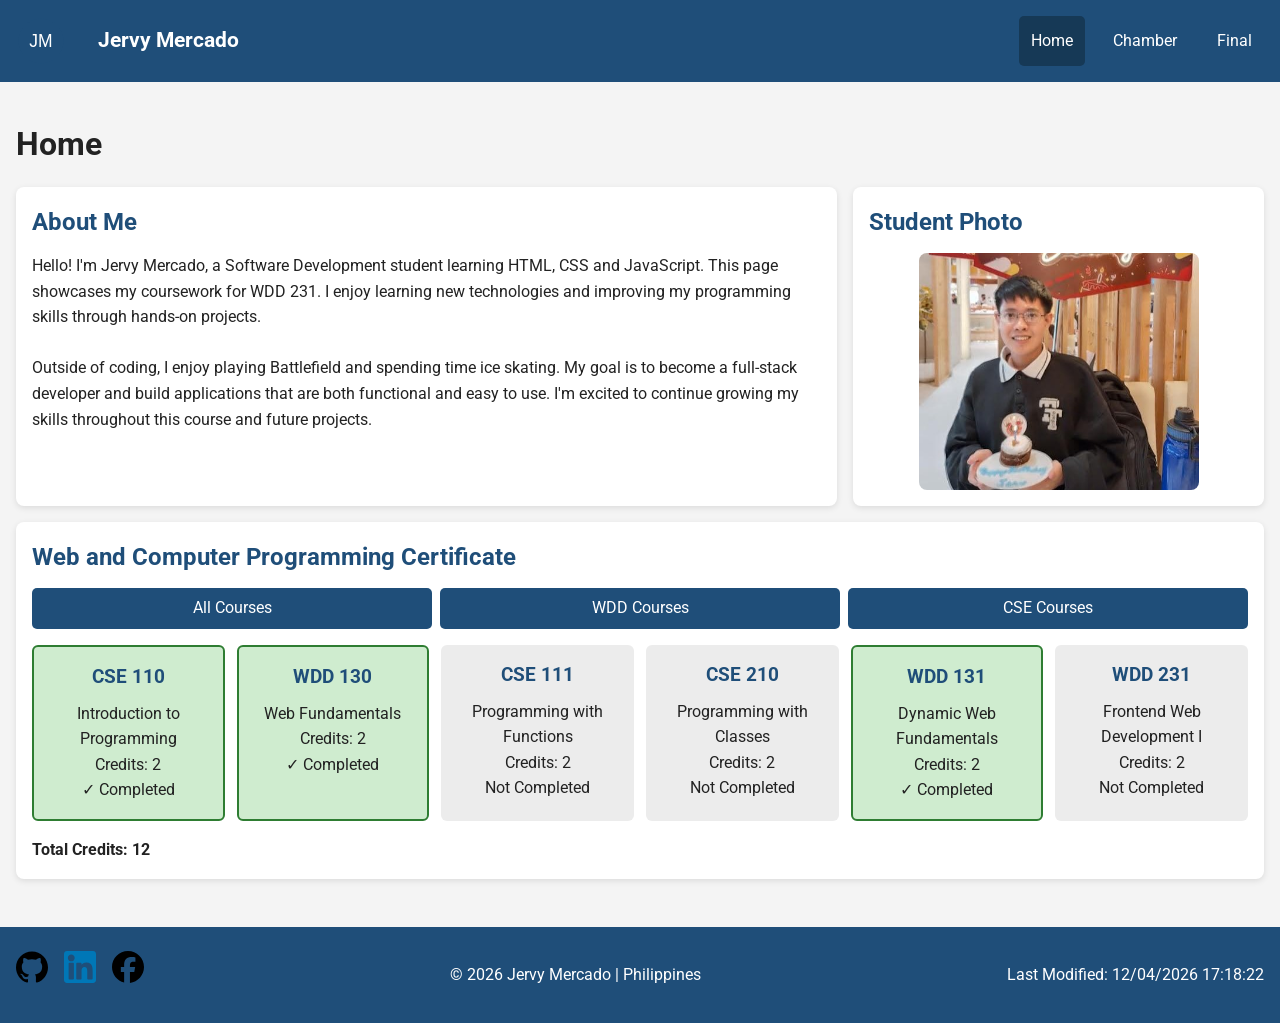
<file: index.html>
<!DOCTYPE html>
<html lang="en">
<head>
    <meta charset="UTF-8">
    <meta name="viewport" content="width=device-width, initial-scale=1.0">
    <meta name="description" content="WDD 231 Course Home Page for Jervy Mercado">
    <meta name="author" content="Jervy Mercado">

    <title>WDD 231 | Home</title>

    <link rel="icon" href="images/favicon.svg" type="image/svg+xml">

    <link rel="stylesheet" href="styles/normalize.css">
    <link rel="stylesheet" href="styles/small.css">
    <link rel="stylesheet" href="styles/larger.css">

    <link rel="preconnect" href="https://fonts.googleapis.com">
    <link rel="preconnect" href="https://fonts.gstatic.com" crossorigin>
    <link href="https://fonts.googleapis.com/css2?family=Roboto:wght@400;700&display=swap" rel="stylesheet">

    <script src="scripts/navigation.js" defer></script>
    <script src="scripts/dates.js" defer></script>
    <script src="scripts/courses.js" defer></script>
</head>

<body>

<header>
    <div class="logo-name">
        <img src="images/logo.svg" alt="Site Logo" class="logo">

        <span>Jervy Mercado</span>

        <button id="menu" aria-label="Open navigation menu" aria-expanded="false">
            &#9776;
        </button>
    </div>

    <nav id="nav">
        <ul>
            <li><a href="index.html" class="active">Home</a></li>
            <li><a href="chamber/">Chamber</a></li>
            <li><a href="final/">Final</a></li>
        </ul>
    </nav>
</header>

<main>

    <h1>Home</h1>

    <div class="main-grid">

        <section class="card">
            <h2>About Me</h2>

                <p>
                    Hello! I'm Jervy Mercado, a Software Development student learning HTML, CSS and JavaScript. This page showcases my coursework for WDD 231. I enjoy learning new technologies and improving my programming skills through hands-on projects.
                </p>
                <br>
                <p>
                    Outside of coding, I enjoy playing Battlefield and spending time ice skating. My goal is to become a full-stack developer and build applications that are both functional and easy to use. I'm excited to continue growing my skills throughout this course and future projects.
                </p>
        </section>

        <section class="card photo">
            <h2>Student Photo</h2>

            <img src="images/profile.jpg" alt="Photo of Jervy Mercado">
        </section>

        <section class="card courses">

            <h2>Web and Computer Programming Certificate</h2>

            <div class="buttons">
                <button id="all">All Courses</button>
                <button id="wdd">WDD Courses</button>
                <button id="cse">CSE Courses</button>
            </div>

            <div id="course-container"></div>

            <p class="credits">
                Total Credits:
                <span id="total-credits"></span>
            </p>

        </section>

    </div>

</main>

<footer>

    <div class="socials">

        <a href="https://github.com/jervymercado" target="_blank" rel="noopener noreferrer" aria-label="GitHub">
            <img src="images/github.svg" alt="GitHub">
        </a>

        <a href="https://www.linkedin.com/in/jervymercado" target="_blank" rel="noopener noreferrer" aria-label="LinkedIn">
            <img src="images/linkedin.svg" alt="LinkedIn">
        </a>

        <a href="https://www.facebook.com/jervy.mercado00" target="_blank" rel="noopener noreferrer" aria-label="Facebook">
            <img src="images/facebook.svg" alt="Facebook">
        </a>

    </div>

    <p>
        &copy; <span id="currentyear"></span>
        Jervy Mercado | Philippines
    </p>

    <p id="lastModified"></p>

</footer>

</body>
</html>
</file>
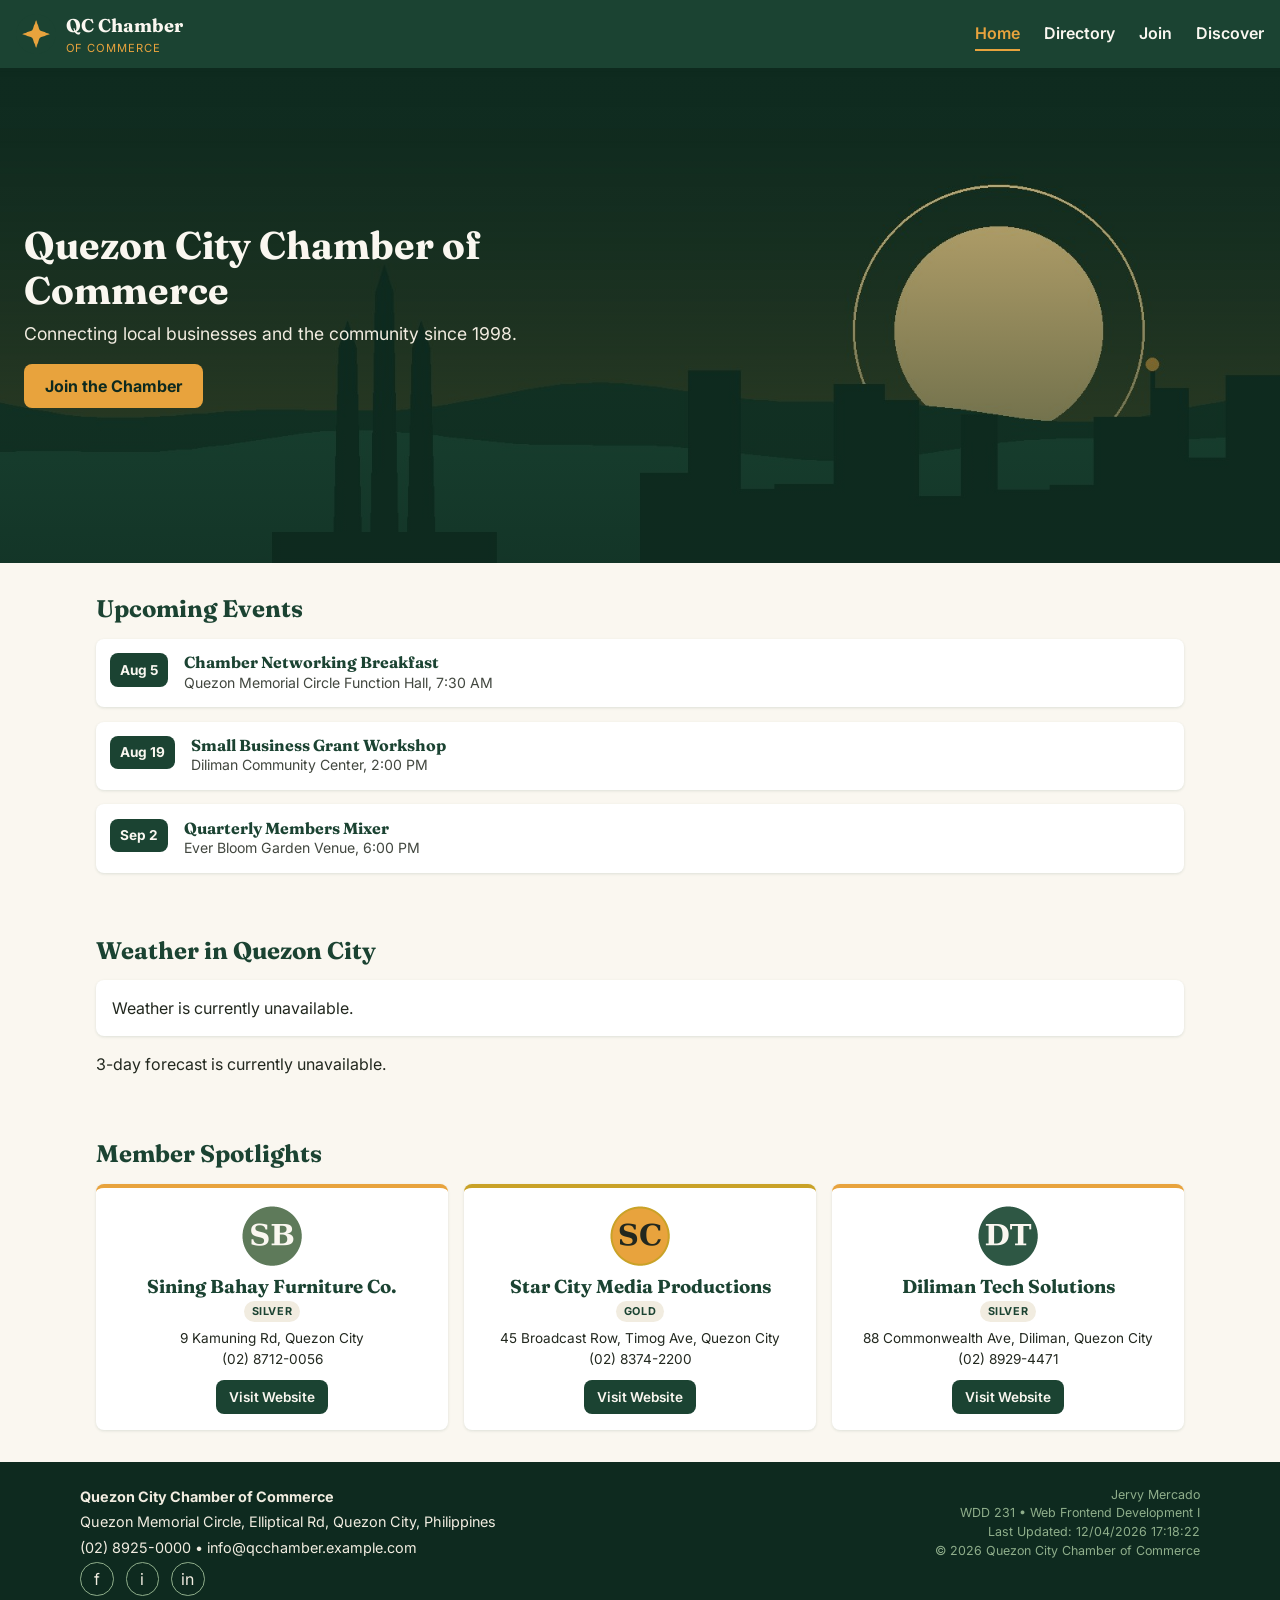
<file: chamber/index.html>
<!DOCTYPE html>
<html lang="en">
<head>
  <meta charset="UTF-8">
  <meta name="viewport" content="width=device-width, initial-scale=1.0">

  <title>Home | Quezon City Chamber of Commerce</title>
  <meta name="description" content="Welcome to the Quezon City Chamber of Commerce - local weather, upcoming events, and spotlighted member businesses.">
  <meta name="author" content="Jervy Mercado">

  <link rel="icon" type="image/png" href="images/favicon.png">

  <meta property="og:title" content="Quezon City Chamber of Commerce">
  <meta property="og:description" content="Local weather, upcoming events, and spotlighted member businesses in Quezon City.">
  <meta property="og:image" content="https://jervymercado.github.io/wdd231/chamber/images/og-chamber-directory.png">
  <meta property="og:url" content="https://jervymercado.github.io/wdd231/chamber/index.html">
  <meta property="og:type" content="website">

  <link rel="preconnect" href="https://fonts.googleapis.com">
  <link rel="preconnect" href="https://fonts.gstatic.com" crossorigin>
  <link href="https://fonts.googleapis.com/css2?family=Fraunces:wght@600;700&family=Inter:wght@400;600&display=swap" rel="stylesheet">

  <link rel="stylesheet" href="styles/normalize.css">
  <link rel="stylesheet" href="styles/small.css">
  <link rel="stylesheet" href="styles/larger.css">

  <script src="scripts/common.js" defer></script>
  <script src="scripts/home.js" defer></script>
</head>
<body>

  <header class="site-header">
    <div class="header-flex">
      <div class="brand">
        <img src="images/favicon.png" alt="Quezon City Chamber of Commerce logo" width="40" height="40">
        <p class="brand-text">
          QC Chamber
          <span>of Commerce</span>
        </p>
      </div>

      <button id="navToggle" class="nav-toggle" aria-expanded="false" aria-controls="primaryNav" aria-label="Toggle navigation menu">
        &#9776;
      </button>

      <nav class="primary-nav" id="primaryNav">
        <ul>
          <li><a href="index.html" aria-current="page">Home</a></li>
          <li><a href="directory.html">Directory</a></li>
          <li><a href="join.html">Join</a></li>
          <li><a href="discover.html">Discover</a></li>
        </ul>
      </nav>
    </div>
  </header>

  <main>
    <section class="hero">
      <img src="images/hero-quezon-city.jpg" alt="Illustrated skyline of Quezon City featuring the Quezon Memorial Circle" class="hero-image">
      <div class="hero-overlay">
        <h1>Quezon City Chamber of Commerce</h1>
        <p>Connecting local businesses and the community since 1998.</p>
        <a class="cta-button" href="join.html">Join the Chamber</a>
      </div>
    </section>

    <section class="events">
      <h2>Upcoming Events</h2>
      <ul class="events-list">
        <li>
          <span class="event-date">Aug 5</span>
          <div>
            <h3>Chamber Networking Breakfast</h3>
            <p>Quezon Memorial Circle Function Hall, 7:30 AM</p>
          </div>
        </li>
        <li>
          <span class="event-date">Aug 19</span>
          <div>
            <h3>Small Business Grant Workshop</h3>
            <p>Diliman Community Center, 2:00 PM</p>
          </div>
        </li>
        <li>
          <span class="event-date">Sep 2</span>
          <div>
            <h3>Quarterly Members Mixer</h3>
            <p>Ever Bloom Garden Venue, 6:00 PM</p>
          </div>
        </li>
      </ul>
    </section>

    <section class="weather">
      <h2>Weather in Quezon City</h2>
      <div class="weather-current" id="currentWeather">
        <p>Loading current weather&hellip;</p>
      </div>
      <div class="weather-forecast" id="weatherForecast" aria-live="polite">
      </div>
    </section>

    <section class="spotlights">
      <h2>Member Spotlights</h2>
      <div class="spotlight-grid" id="spotlightGrid">
        <p>Loading member spotlights&hellip;</p>
      </div>
    </section>
  </main>

  <footer class="site-footer">
    <div class="footer-flex">
      <div class="footer-contact">
        <p><strong>Quezon City Chamber of Commerce</strong></p>
        <p>Quezon Memorial Circle, Elliptical Rd, Quezon City, Philippines</p>
        <p>(02) 8925-0000 &bull; info@qcchamber.example.com</p>
        <div class="footer-social">
          <a href="https://facebook.com" target="_blank" rel="noopener" aria-label="Facebook">f</a>
          <a href="https://instagram.com" target="_blank" rel="noopener" aria-label="Instagram">i</a>
          <a href="https://linkedin.com" target="_blank" rel="noopener" aria-label="LinkedIn">in</a>
        </div>
      </div>

      <div class="footer-meta">
        <p>Jervy Mercado</p>
        <p>WDD 231 &bull; Web Frontend Development I</p>
        <p id="lastModified"></p>
        <p>&copy; <span id="currentYear"></span> Quezon City Chamber of Commerce</p>
      </div>
    </div>
  </footer>

</body>
</html>
</file>
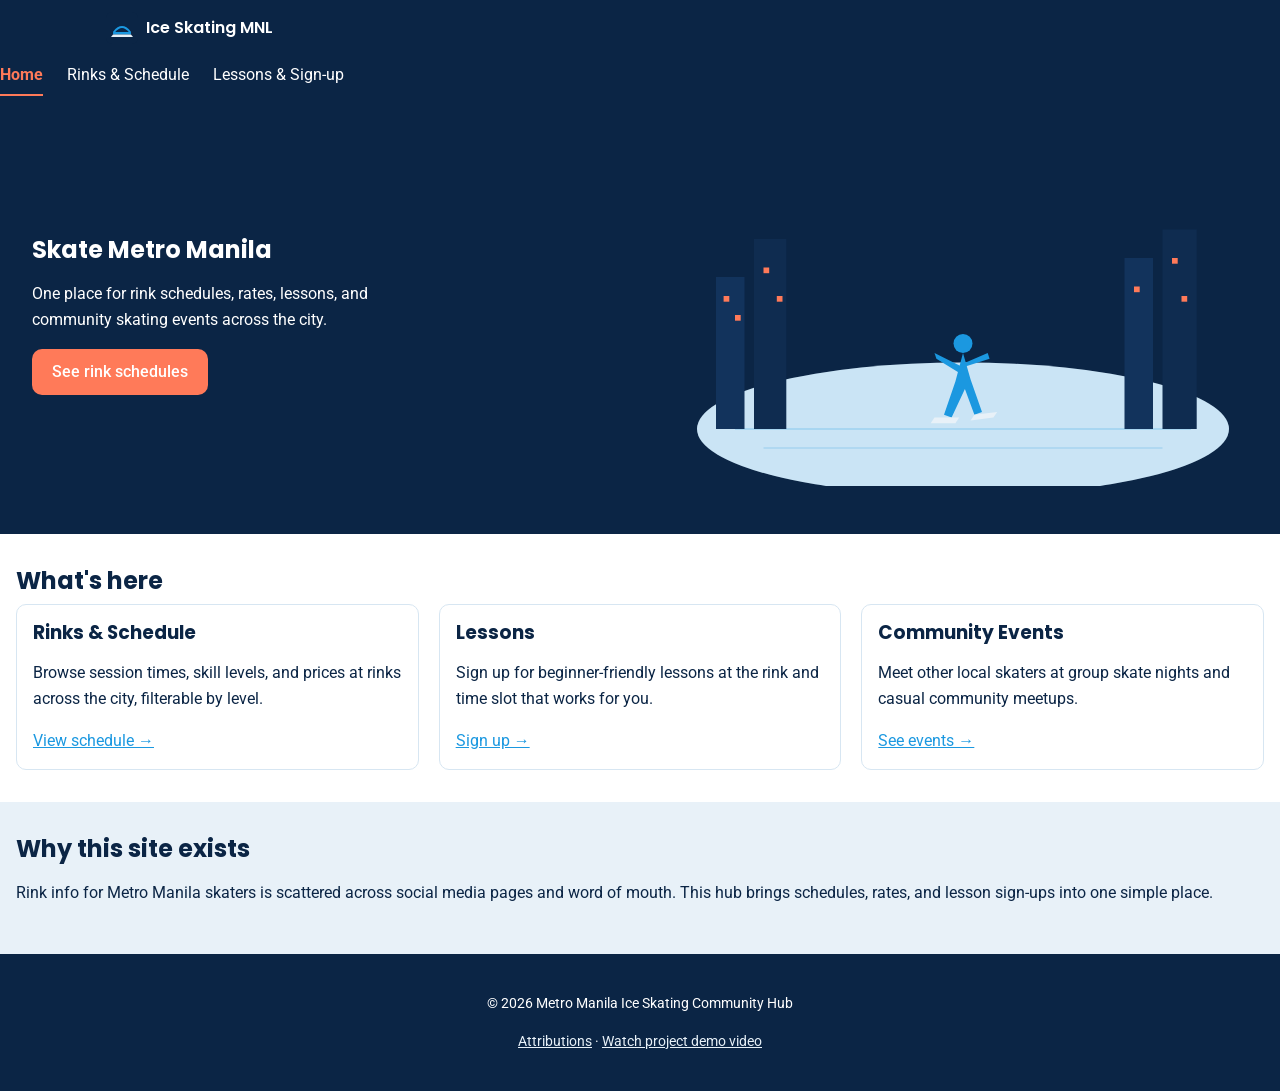
<file: final/index.html>
<!DOCTYPE html>
<html lang="en">
<head>
  <meta charset="UTF-8">
  <meta name="viewport" content="width=device-width, initial-scale=1.0">
  <title>Metro Manila Ice Skating Community Hub — Home</title>
  <meta name="description" content="Find ice rink schedules, rates, lessons, and community skating events across Metro Manila in one place.">
  <meta name="author" content="Jervy Mercado">
  <meta property="og:title" content="Metro Manila Ice Skating Community Hub">
  <meta property="og:description" content="Rink schedules, rates, lessons, and community events for Metro Manila skaters.">
  <meta property="og:type" content="website">
  <meta property="og:image" content="images/hero-rink.svg">
  <link rel="icon" href="images/favicon.svg" type="image/svg+xml">
  <link href="https://fonts.googleapis.com/css2?family=Poppins:wght@600;700&family=Roboto:wght@400;500&display=swap" rel="stylesheet">
  <link rel="stylesheet" href="css/styles.css">
</head>
<body>

  <header class="site-header">
    <div class="container nav-bar">
      <a href="index.html" class="brand">
        <img src="images/favicon.svg" alt="" width="32" height="32">
        Ice Skating MNL
      </a>
      <button id="nav-toggle" aria-expanded="false" aria-controls="primary-nav">☰ Menu</button>
    </div>
    <nav class="main-nav" id="primary-nav">
      <ul>
        <li><a href="index.html">Home</a></li>
        <li><a href="rinks.html">Rinks &amp; Schedule</a></li>
        <li><a href="lessons.html">Lessons &amp; Sign-up</a></li>
      </ul>
    </nav>
  </header>

  <main>
    <section class="hero">
      <div>
        <h1>Skate Metro Manila</h1>
        <p class="lede">One place for rink schedules, rates, lessons, and community skating events across the city.</p>
        <a href="rinks.html" class="btn">See rink schedules</a>
      </div>
      <img src="images/hero-rink.svg" alt="Illustration of a skater gliding across a rink at night" width="600" height="360">
    </section>

    <section>
      <h2>What's here</h2>
      <div class="card-grid cols-3">
        <div class="card">
          <h3>Rinks &amp; Schedule</h3>
          <p>Browse session times, skill levels, and prices at rinks across the city, filterable by level.</p>
          <a href="rinks.html">View schedule →</a>
        </div>
        <div class="card">
          <h3>Lessons</h3>
          <p>Sign up for beginner-friendly lessons at the rink and time slot that works for you.</p>
          <a href="lessons.html">Sign up →</a>
        </div>
        <div class="card">
          <h3>Community Events</h3>
          <p>Meet other local skaters at group skate nights and casual community meetups.</p>
          <a href="lessons.html">See events →</a>
        </div>
      </div>
    </section>

    <section class="section-alt">
      <h2>Why this site exists</h2>
      <p>Rink info for Metro Manila skaters is scattered across social media pages and word of mouth. This hub brings schedules, rates, and lesson sign-ups into one simple place.</p>
    </section>
  </main>

  <footer class="site-footer">
    <p>&copy; 2026 Metro Manila Ice Skating Community Hub</p>
    <p><a href="attributions.html">Attributions</a> &middot; <a href="#" target="_blank" rel="noopener">Watch project demo video</a></p>
  </footer>

  <script type="module" src="js/main.js"></script>
</body>
</html>
</file>
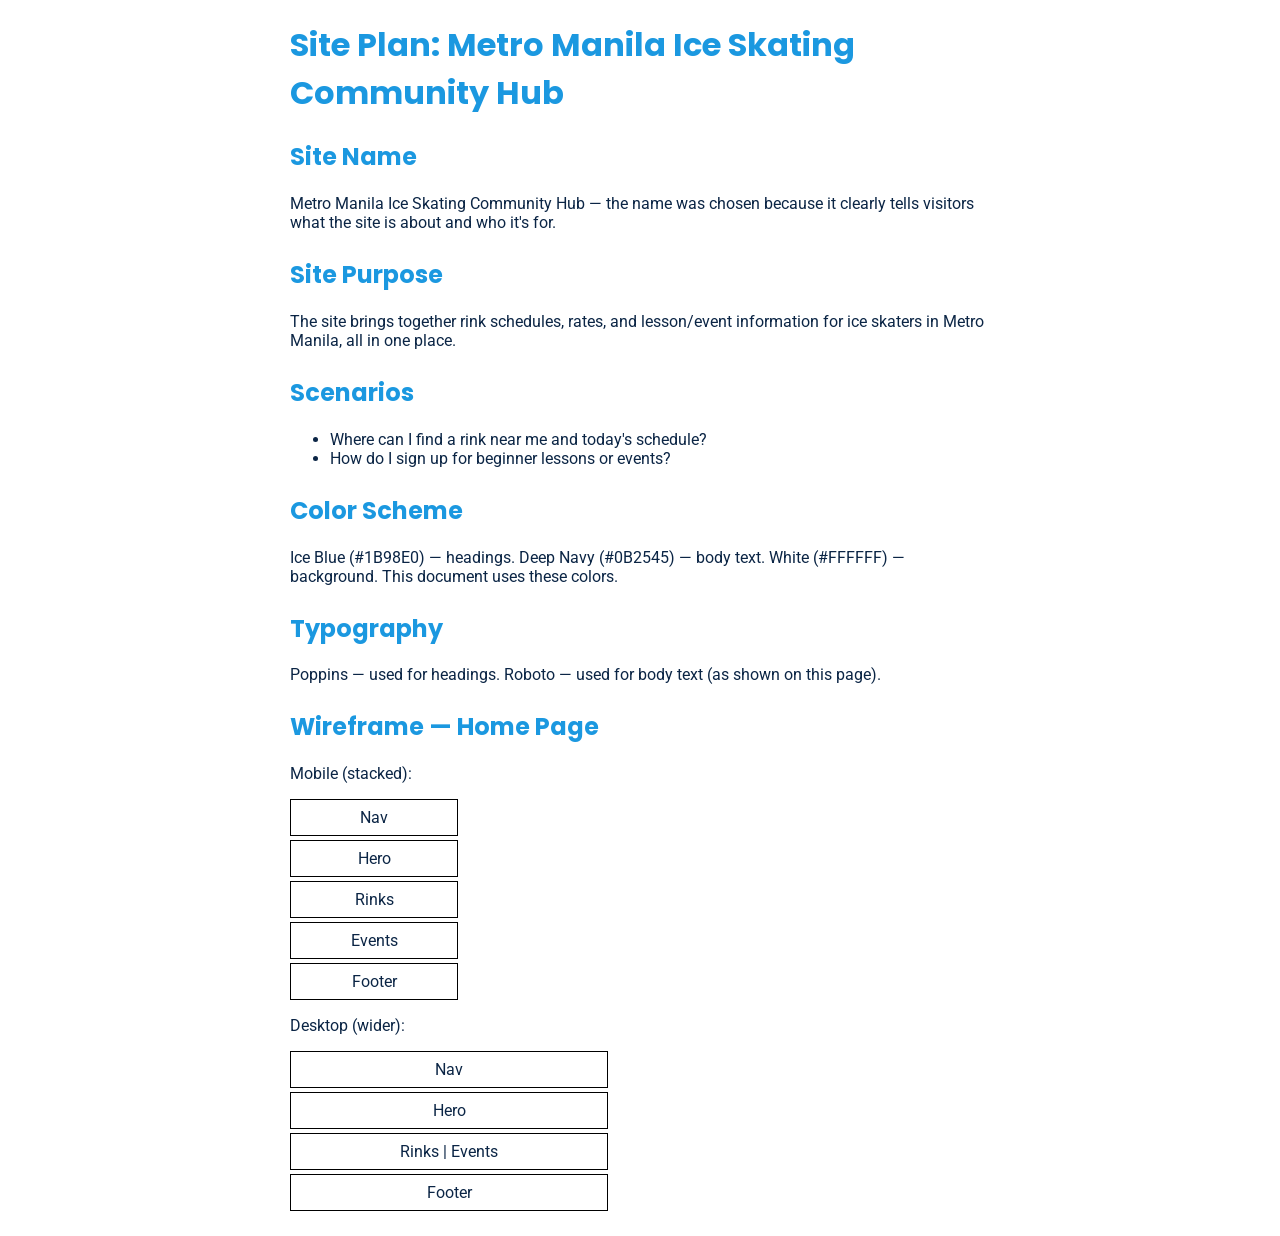
<file: site-plan.html>
<!DOCTYPE html>
<html lang="en">

<head>
  <meta charset="UTF-8">
  <meta name="viewport" content="width=device-width, initial-scale=1.0">
  <title>Site Plan — Metro Manila Ice Skating Community Hub</title>
  <link href="https://fonts.googleapis.com/css2?family=Poppins&family=Roboto&display=swap" rel="stylesheet">
  <style>
    body {
      font-family: 'Roboto', sans-serif;
      background-color: #ffffff;
      color: #0B2545;
      max-width: 700px;
      margin: 20px auto;
      padding: 0 15px;
    }

    h1,
    h2 {
      font-family: 'Poppins', sans-serif;
      color: #1B98E0;
    }

    section {
      margin-bottom: 25px;
    }

    .box {
      border: 1px solid #000;
      padding: 8px;
      margin: 4px 0;
      text-align: center;
      background: #fff;
    }

    .mobile {
      width: 150px;
    }

    .desktop {
      width: 300px;
    }
  </style>
</head>

<body>

  <h1>Site Plan: Metro Manila Ice Skating Community Hub</h1>

  <section>
    <h2>Site Name</h2>
    <p>Metro Manila Ice Skating Community Hub — the name was chosen because it clearly tells visitors what the site is
      about and who it's for.</p>
  </section>

  <section>
    <h2>Site Purpose</h2>
    <p>The site brings together rink schedules, rates, and lesson/event information for ice skaters in Metro Manila, all
      in one place.</p>
  </section>

  <section>
    <h2>Scenarios</h2>
    <ul>
      <li>Where can I find a rink near me and today's schedule?</li>
      <li>How do I sign up for beginner lessons or events?</li>
    </ul>
  </section>

  <section>
    <h2>Color Scheme</h2>
    <p>Ice Blue (#1B98E0) — headings. Deep Navy (#0B2545) — body text. White (#FFFFFF) — background. This document uses
      these colors.</p>
  </section>

  <section>
    <h2>Typography</h2>
    <p>Poppins — used for headings. Roboto — used for body text (as shown on this page).</p>
  </section>

  <section>
    <h2>Wireframe — Home Page</h2>
    <p>Mobile (stacked):</p>
    <div class="box mobile">Nav</div>
    <div class="box mobile">Hero</div>
    <div class="box mobile">Rinks</div>
    <div class="box mobile">Events</div>
    <div class="box mobile">Footer</div>

    <p>Desktop (wider):</p>
    <div class="box desktop">Nav</div>
    <div class="box desktop">Hero</div>
    <div class="box desktop">Rinks | Events</div>
    <div class="box desktop">Footer</div>
  </section>

</body>

</html>
</file>
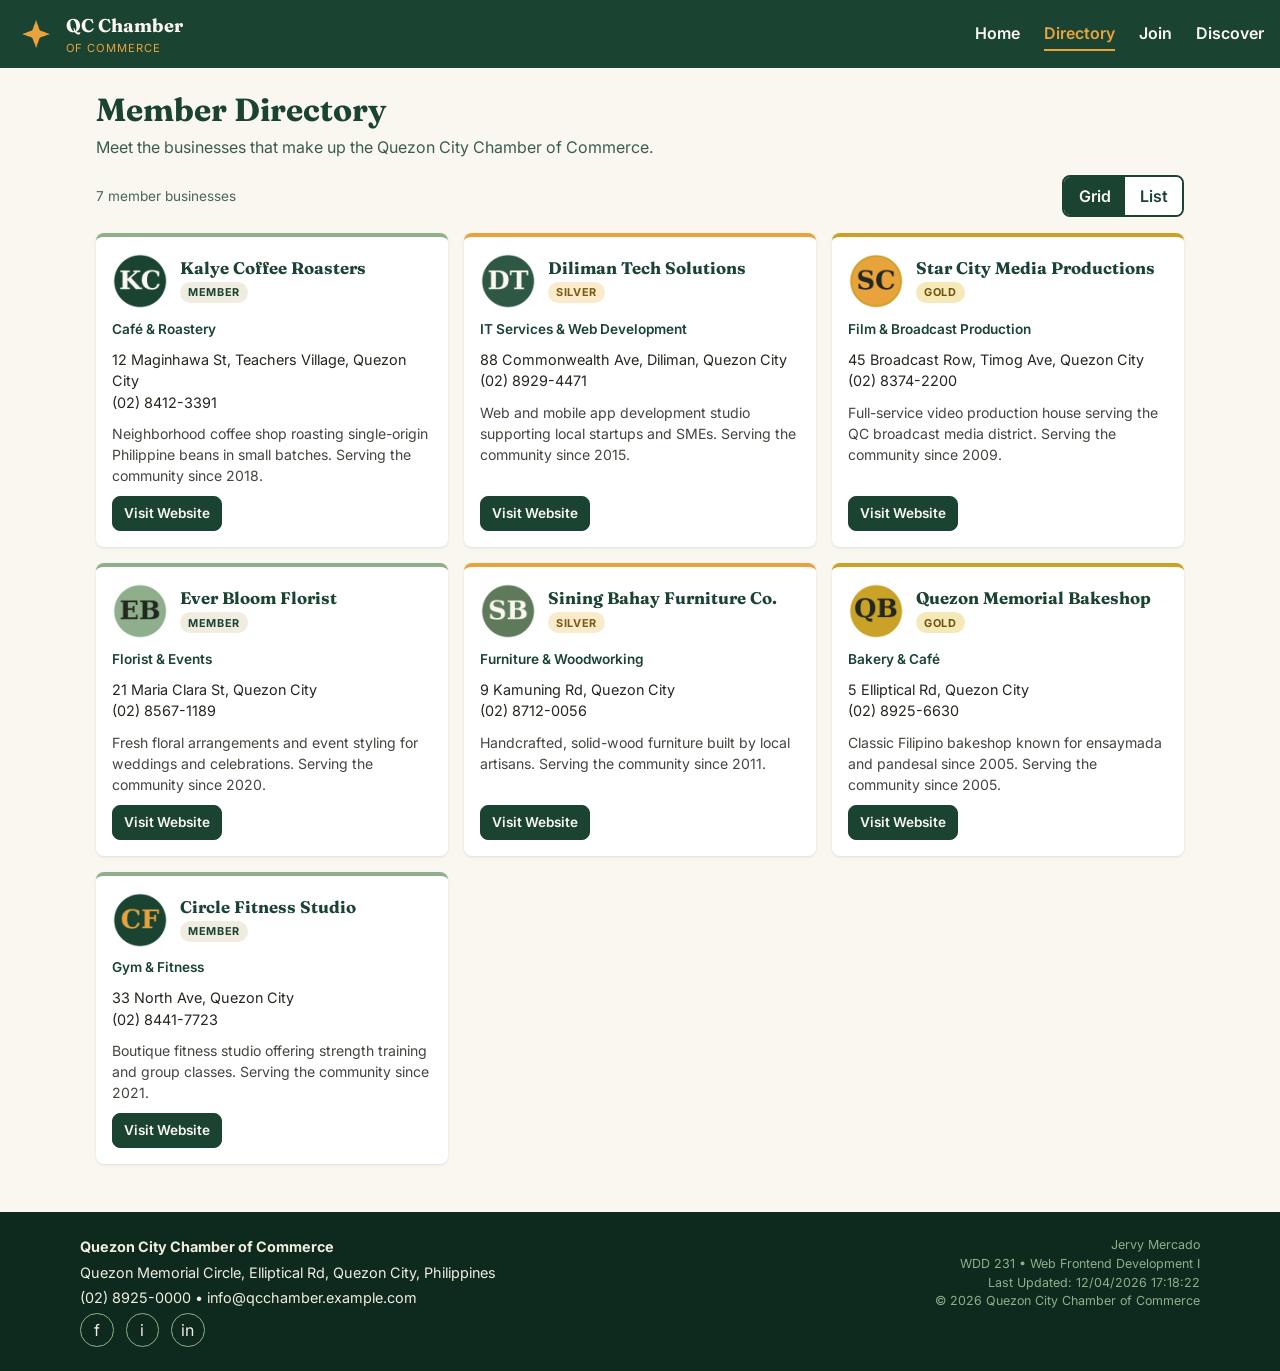
<file: chamber/directory.html>
<!DOCTYPE html>
<html lang="en">
<head>
  <meta charset="UTF-8" />
  <meta name="viewport" content="width=device-width, initial-scale=1.0" />

  <title>Directory | Quezon City Chamber of Commerce</title>
  <meta name="description" content="Browse member businesses of the Quezon City Chamber of Commerce, from neighborhood cafes to the city's media and broadcast production houses." />
  <meta name="author" content="Jervy Mercado" />

  <!-- Favicon -->
  <link rel="icon" type="image/png" href="images/favicon.png" />

  <!-- Facebook / Open Graph meta -->
  <meta property="og:title" content="Quezon City Chamber of Commerce - Directory" />
  <meta property="og:description" content="Browse member businesses of the Quezon City Chamber of Commerce." />
  <meta property="og:image" content="https://jervymercado.github.io/wdd231/chamber/images/og-chamber-directory.png" />
  <meta property="og:url" content="https://jervymercado.github.io/wdd231/chamber/directory.html" />
  <meta property="og:type" content="website" />

  <!-- Fonts -->
  <link rel="preconnect" href="https://fonts.googleapis.com">
  <link rel="preconnect" href="https://fonts.gstatic.com" crossorigin>
  <link href="https://fonts.googleapis.com/css2?family=Fraunces:wght@600;700&family=Inter:wght@400;600&display=swap" rel="stylesheet">

  <!-- CSS: normalize first, then small, then larger -->
  <link rel="stylesheet" href="styles/normalize.css" />
  <link rel="stylesheet" href="styles/small.css" />
  <link rel="stylesheet" href="styles/larger.css" />

  <script src="scripts/common.js" defer></script>
  <script src="scripts/directory.js" defer></script>
</head>
<body>

  <header class="site-header">
    <div class="header-flex">
      <div class="brand">
        <img src="images/favicon.png" alt="Quezon City Chamber of Commerce logo" width="40" height="40" />
        <p class="brand-text">
          QC Chamber
          <span>of Commerce</span>
        </p>
      </div>

      <button id="navToggle" class="nav-toggle" aria-expanded="false" aria-controls="primaryNav" aria-label="Toggle navigation menu">
        &#9776;
      </button>

      <nav class="primary-nav" id="primaryNav">
        <ul>
          <li><a href="index.html">Home</a></li>
          <li><a href="directory.html" aria-current="page">Directory</a></li>
          <li><a href="join.html">Join</a></li>
          <li><a href="discover.html">Discover</a></li>
        </ul>
      </nav>
    </div>
  </header>

  <main>
    <section class="page-intro">
      <h1>Member Directory</h1>
      <p>Meet the businesses that make up the Quezon City Chamber of Commerce.</p>
    </section>

    <div class="directory-controls">
      <p class="member-count" id="memberCount" aria-live="polite">Loading members&hellip;</p>
      <div class="view-toggle" role="group" aria-label="Choose directory layout">
        <button id="gridViewBtn" aria-pressed="true">Grid</button>
        <button id="listViewBtn" aria-pressed="false">List</button>
      </div>
    </div>

    <section class="directory-list" id="directoryList" aria-live="polite">
      <p>Loading member businesses&hellip;</p>
    </section>
  </main>

  <footer class="site-footer">
    <div class="footer-flex">
      <div class="footer-contact">
        <p><strong>Quezon City Chamber of Commerce</strong></p>
        <p>Quezon Memorial Circle, Elliptical Rd, Quezon City, Philippines</p>
        <p>(02) 8925-0000 &bull; info@qcchamber.example.com</p>
          <div class="footer-social">
          <a href="https://facebook.com" target="_blank" rel="noopener" aria-label="Facebook">f</a>
          <a href="https://instagram.com" target="_blank" rel="noopener" aria-label="Instagram">i</a>
          <a href="https://linkedin.com" target="_blank" rel="noopener" aria-label="LinkedIn">in</a>
        </div>
      </div>

      <div class="footer-meta">
        <p>Jervy Mercado</p>
        <p>WDD 231 &bull; Web Frontend Development I</p>
        <p id="lastModified"></p>
        <p>&copy; <span id="currentYear"></span> Quezon City Chamber of Commerce</p>
      </div>
    </div>
  </footer>

</body>
</html>
</file>
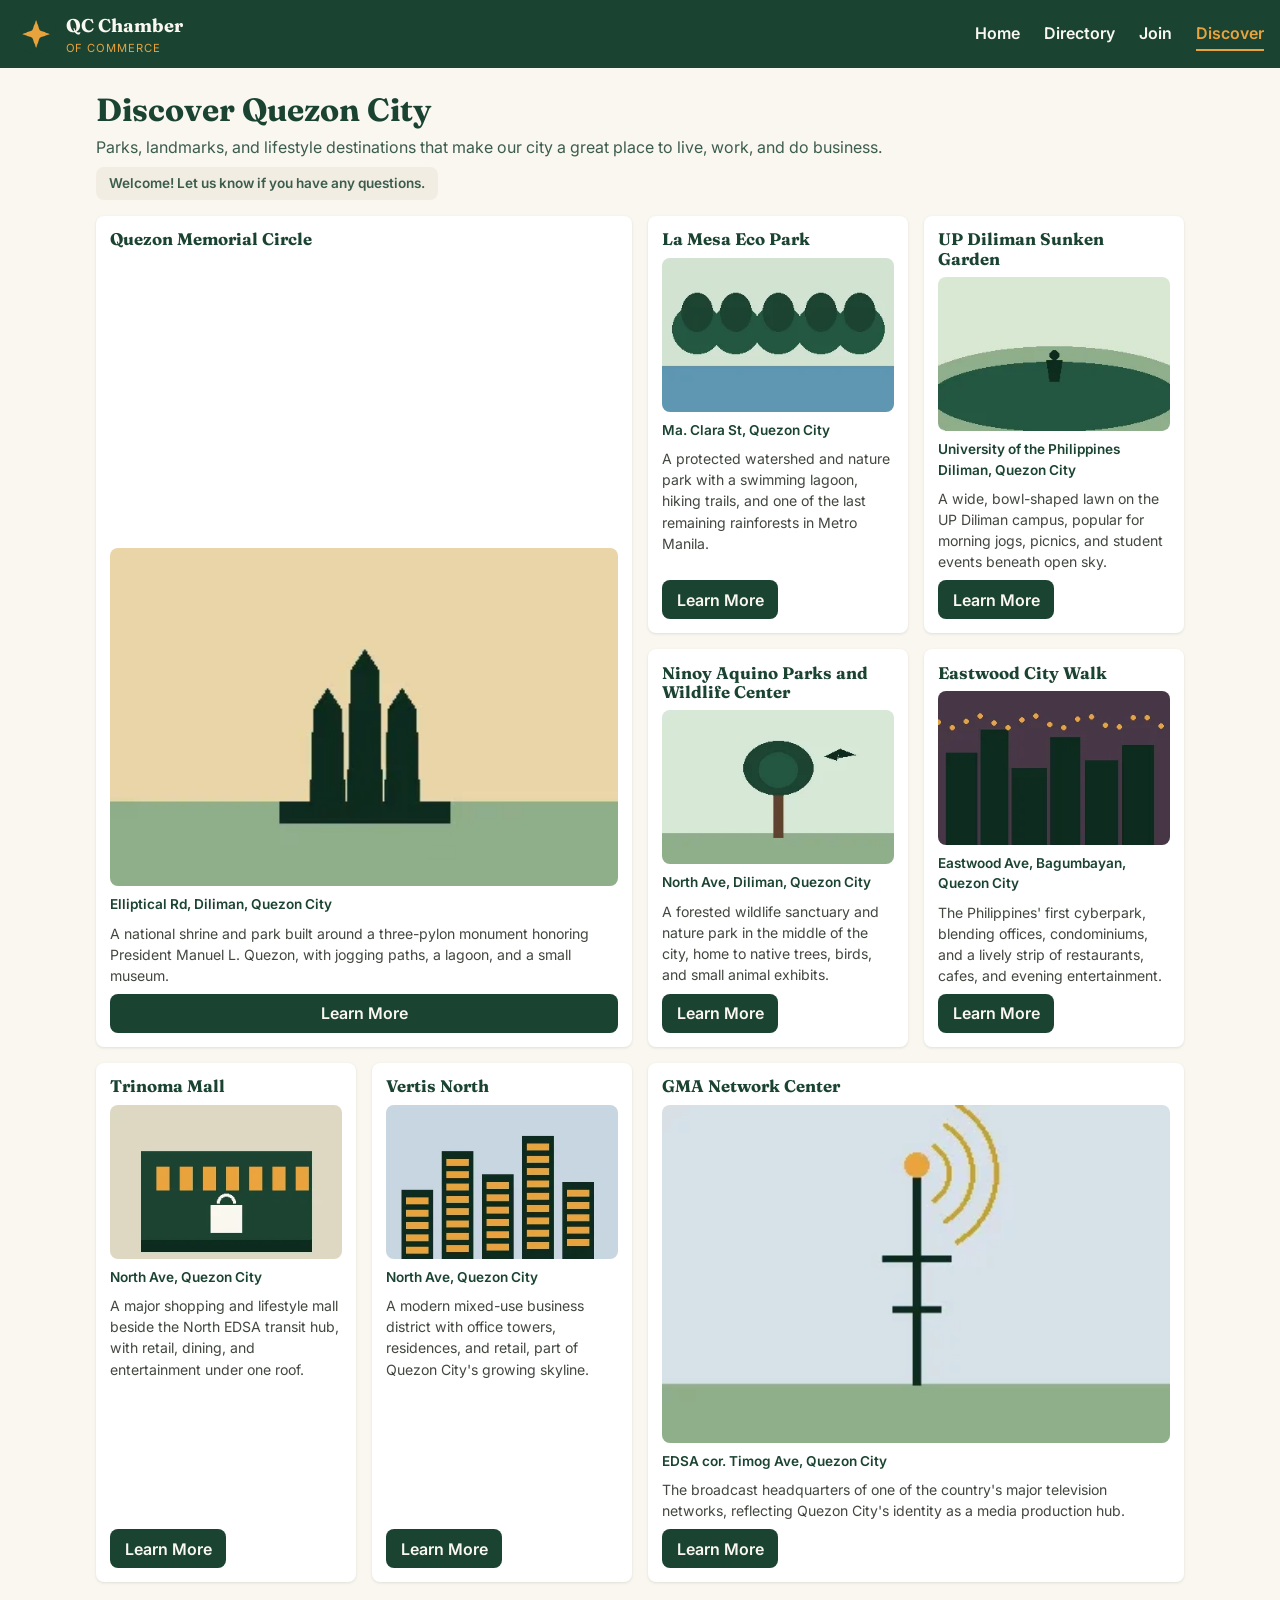
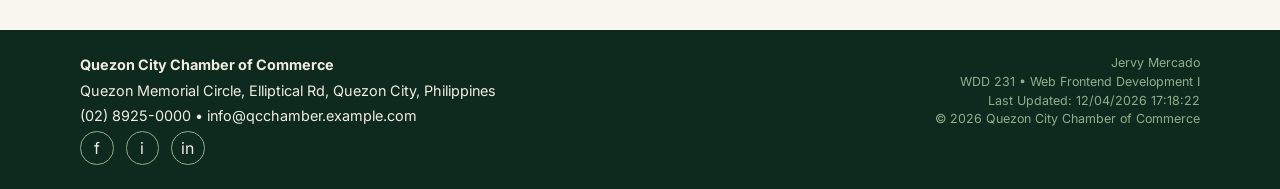
<file: chamber/discover.html>
<!DOCTYPE html>
<html lang="en">

<head>
  <meta charset="UTF-8">
  <meta name="viewport" content="width=device-width, initial-scale=1.0">

  <title>Discover | Quezon City Chamber of Commerce</title>
  <meta name="description"
    content="Discover Quezon City - parks, landmarks, and lifestyle destinations that make the area a great place to live, work, and do business.">
  <meta name="author" content="Jervy Mercado">

  <link rel="icon" type="image/png" href="images/favicon.png">

  <meta property="og:title" content="Discover Quezon City">
  <meta property="og:description"
    content="Parks, landmarks, and lifestyle destinations that make Quezon City a great place to live, work, and do business.">
  <meta property="og:image" content="https://jervymercado.github.io/wdd231/chamber/images/og-chamber-directory.png">
  <meta property="og:url" content="https://jervymercado.github.io/wdd231/chamber/discover.html">
  <meta property="og:type" content="website">

  <link rel="preconnect" href="https://fonts.googleapis.com">
  <link rel="preconnect" href="https://fonts.gstatic.com" crossorigin>
  <link href="https://fonts.googleapis.com/css2?family=Fraunces:wght@600;700&family=Inter:wght@400;600&display=swap"
    rel="stylesheet">

  <link rel="stylesheet" href="styles/normalize.css">
  <link rel="stylesheet" href="styles/small.css">
  <link rel="stylesheet" href="styles/larger.css">

  <script src="scripts/common.js" defer></script>
  <script src="scripts/discover.js" type="module"></script>
</head>

<body>

  <header class="site-header">
    <div class="header-flex">
      <div class="brand">
        <img src="images/favicon.png" alt="Quezon City Chamber of Commerce logo" width="40" height="40">
        <p class="brand-text">
          QC Chamber
          <span>of Commerce</span>
        </p>
      </div>

      <button id="navToggle" class="nav-toggle" aria-expanded="false" aria-controls="primaryNav"
        aria-label="Toggle navigation menu">
        &#9776;
      </button>

      <nav class="primary-nav" id="primaryNav">
        <ul>
          <li><a href="index.html">Home</a></li>
          <li><a href="directory.html">Directory</a></li>
          <li><a href="join.html">Join</a></li>
          <li><a href="discover.html" aria-current="page">Discover</a></li>
        </ul>
      </nav>
    </div>
  </header>

  <main>
    <section class="page-intro">
      <h1>Discover Quezon City</h1>
      <p>Parks, landmarks, and lifestyle destinations that make our city a great place to live, work, and do business.
      </p>
      <p class="visit-message" id="visitMessage" aria-live="polite"></p>
    </section>

    <section class="discover-grid" id="discoverGrid">
      <p>Loading places of interest&hellip;</p>
    </section>
  </main>

  <footer class="site-footer">
    <div class="footer-flex">
      <div class="footer-contact">
        <p><strong>Quezon City Chamber of Commerce</strong></p>
        <p>Quezon Memorial Circle, Elliptical Rd, Quezon City, Philippines</p>
        <p>(02) 8925-0000 &bull; info@qcchamber.example.com</p>
        <div class="footer-social">
          <a href="https://facebook.com" target="_blank" rel="noopener" aria-label="Facebook">f</a>
          <a href="https://instagram.com" target="_blank" rel="noopener" aria-label="Instagram">i</a>
          <a href="https://linkedin.com" target="_blank" rel="noopener" aria-label="LinkedIn">in</a>
        </div>
      </div>

      <div class="footer-meta">
        <p>Jervy Mercado</p>
        <p>WDD 231 &bull; Web Frontend Development I</p>
        <p id="lastModified"></p>
        <p>&copy; <span id="currentYear"></span> Quezon City Chamber of Commerce</p>
      </div>
    </div>
  </footer>

</body>

</html>
</file>
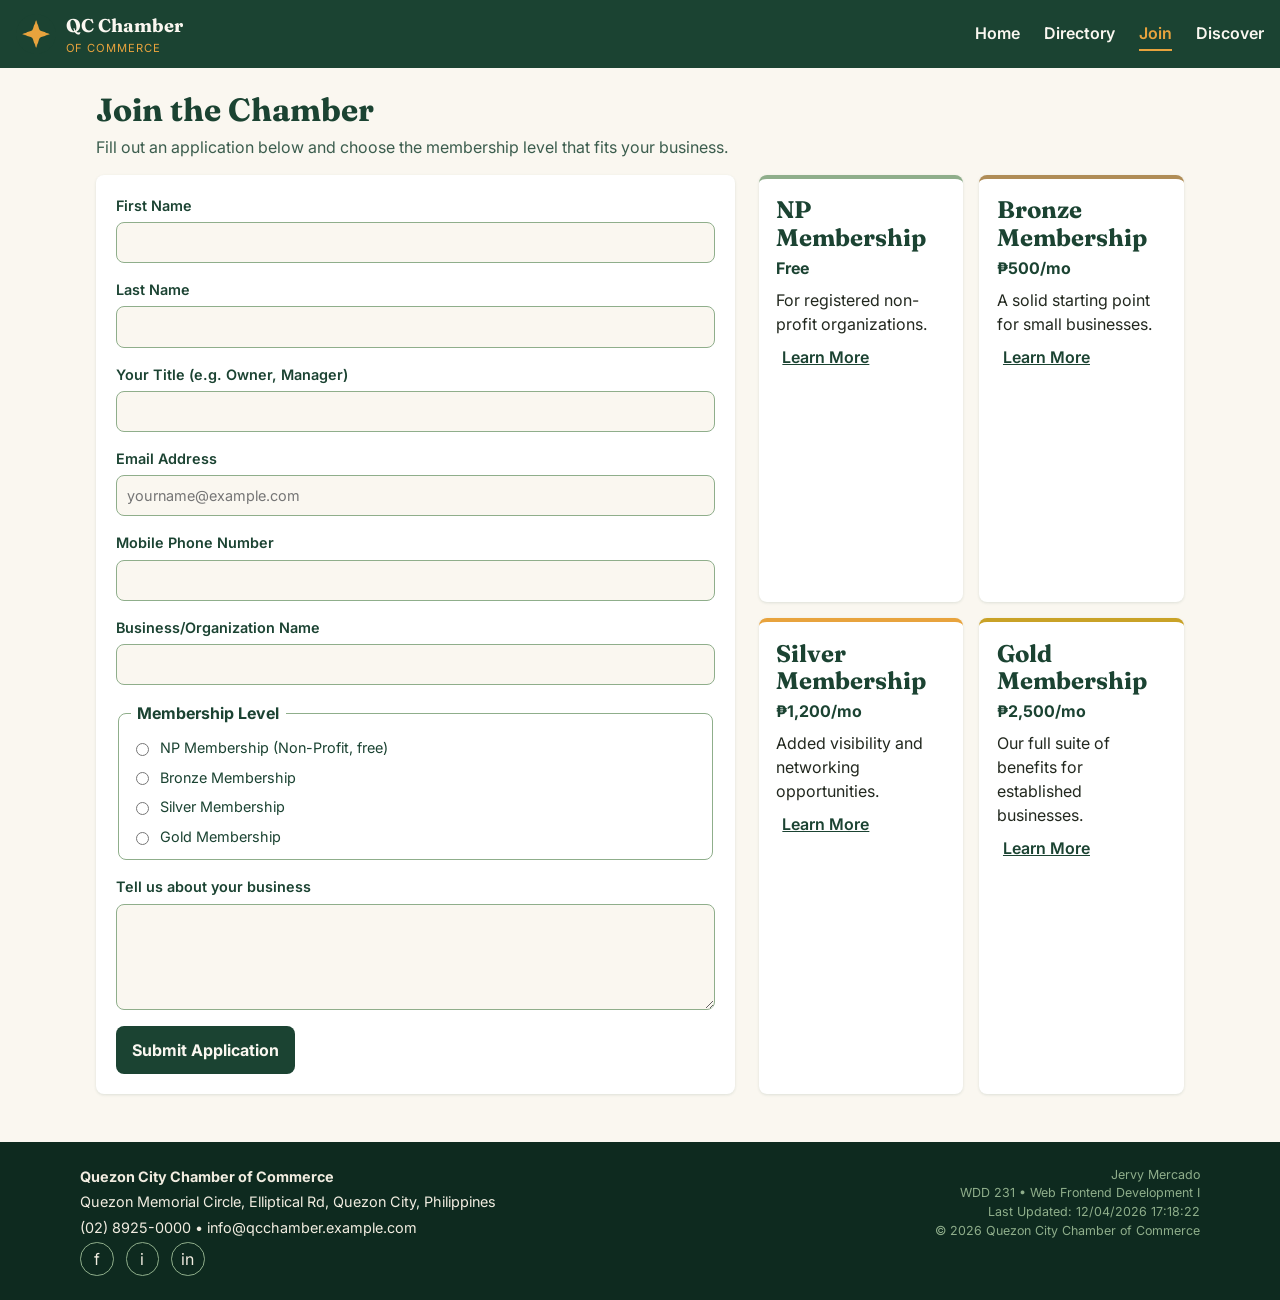
<file: chamber/join.html>
<!DOCTYPE html>
<html lang="en">
<head>
  <meta charset="UTF-8">
  <meta name="viewport" content="width=device-width, initial-scale=1.0">

  <title>Join | Quezon City Chamber of Commerce</title>
  <meta name="description" content="Apply for membership with the Quezon City Chamber of Commerce and choose the level that fits your business.">
  <meta name="author" content="Jervy Mercado">

  <link rel="icon" type="image/png" href="images/favicon.png">

  <meta property="og:title" content="Join the Quezon City Chamber of Commerce">
  <meta property="og:description" content="Apply for membership and choose the level that fits your business.">
  <meta property="og:image" content="https://jervymercado.github.io/wdd231/chamber/images/og-chamber-directory.png">
  <meta property="og:url" content="https://jervymercado.github.io/wdd231/chamber/join.html">
  <meta property="og:type" content="website">

  <link rel="preconnect" href="https://fonts.googleapis.com">
  <link rel="preconnect" href="https://fonts.gstatic.com" crossorigin>
  <link href="https://fonts.googleapis.com/css2?family=Fraunces:wght@600;700&family=Inter:wght@400;600&display=swap" rel="stylesheet">

  <link rel="stylesheet" href="styles/normalize.css">
  <link rel="stylesheet" href="styles/small.css">
  <link rel="stylesheet" href="styles/larger.css">

  <script src="scripts/common.js" defer></script>
  <script src="scripts/join.js" defer></script>
</head>
<body>

  <header class="site-header">
    <div class="header-flex">
      <div class="brand">
        <img src="images/favicon.png" alt="Quezon City Chamber of Commerce logo" width="40" height="40">
        <p class="brand-text">
          QC Chamber
          <span>of Commerce</span>
        </p>
      </div>

      <button id="navToggle" class="nav-toggle" aria-expanded="false" aria-controls="primaryNav" aria-label="Toggle navigation menu">
        &#9776;
      </button>

      <nav class="primary-nav" id="primaryNav">
        <ul>
          <li><a href="index.html">Home</a></li>
          <li><a href="directory.html">Directory</a></li>
          <li><a href="join.html" aria-current="page">Join</a></li>
          <li><a href="discover.html">Discover</a></li>
        </ul>
      </nav>
    </div>
  </header>

  <main>
    <section class="page-intro">
      <h1>Join the Chamber</h1>
      <p>Fill out an application below and choose the membership level that fits your business.</p>
    </section>

    <section class="join-layout">
      <form action="thankyou.html" method="get" class="join-form">

        <label for="firstName">
          First Name
          <input type="text" id="firstName" name="first-name" title="Your first name" autocomplete="given-name" required>
        </label>

        <label for="lastName">
          Last Name
          <input type="text" id="lastName" name="last-name" title="Your last name" autocomplete="family-name" required>
        </label>

        <label for="orgTitle">
          Your Title (e.g. Owner, Manager)
          <input type="text" id="orgTitle" name="organization-title" title="Your title within your organization, letters/hyphens/spaces only, minimum 7 characters" autocomplete="organization-title" pattern="[A-Za-z\-\s]{7,}">
        </label>

        <label for="email">
          Email Address
          <input type="email" id="email" name="email" title="Your email address" autocomplete="email" placeholder="yourname@example.com" required>
        </label>

        <label for="phone">
          Mobile Phone Number
          <input type="tel" id="phone" name="mobile-phone" title="Your mobile phone number" autocomplete="tel" required>
        </label>

        <label for="orgName">
          Business/Organization Name
          <input type="text" id="orgName" name="organization" title="Your business or organization name" autocomplete="organization" required>
        </label>

        <fieldset class="membership-fieldset">
          <legend>Membership Level</legend>

          <label class="radio-label" for="levelNp">
            <input type="radio" id="levelNp" name="membership-level" value="np" title="NP Membership - Non-Profit, free">
            NP Membership (Non-Profit, free)
          </label>

          <label class="radio-label" for="levelBronze">
            <input type="radio" id="levelBronze" name="membership-level" value="bronze" title="Bronze Membership">
            Bronze Membership
          </label>

          <label class="radio-label" for="levelSilver">
            <input type="radio" id="levelSilver" name="membership-level" value="silver" title="Silver Membership">
            Silver Membership
          </label>

          <label class="radio-label" for="levelGold">
            <input type="radio" id="levelGold" name="membership-level" value="gold" title="Gold Membership">
            Gold Membership
          </label>
        </fieldset>

        <label for="orgDescription">
          Tell us about your business
          <textarea id="orgDescription" name="organization-description" title="A short description of your business or organization" rows="4"></textarea>
        </label>

        <input type="hidden" name="timestamp" id="timestamp">

        <button type="submit">Submit Application</button>
      </form>

      <div class="membership-cards">
        <article class="level-card" data-level="np">
          <h2>NP Membership</h2>
          <p class="level-price">Free</p>
          <p>For registered non-profit organizations.</p>
          <button class="modal-trigger" data-modal="modalNp">Learn More</button>
        </article>

        <article class="level-card" data-level="bronze">
          <h2>Bronze Membership</h2>
          <p class="level-price">&#8369;500/mo</p>
          <p>A solid starting point for small businesses.</p>
          <button class="modal-trigger" data-modal="modalBronze">Learn More</button>
        </article>

        <article class="level-card" data-level="silver">
          <h2>Silver Membership</h2>
          <p class="level-price">&#8369;1,200/mo</p>
          <p>Added visibility and networking opportunities.</p>
          <button class="modal-trigger" data-modal="modalSilver">Learn More</button>
        </article>

        <article class="level-card" data-level="gold">
          <h2>Gold Membership</h2>
          <p class="level-price">&#8369;2,500/mo</p>
          <p>Our full suite of benefits for established businesses.</p>
          <button class="modal-trigger" data-modal="modalGold">Learn More</button>
        </article>
      </div>
    </section>
  </main>

  <!-- Membership benefit modals -->
  <dialog id="modalNp" class="benefits-modal">
    <h2>NP Membership Benefits</h2>
    <ul>
      <li>Free listing in the online business directory</li>
      <li>Access to chamber networking events</li>
      <li>Monthly community newsletter</li>
    </ul>
    <button class="modal-close">Close</button>
  </dialog>

  <dialog id="modalBronze" class="benefits-modal">
    <h2>Bronze Membership Benefits</h2>
    <ul>
      <li>All NP benefits</li>
      <li>Standard directory listing with logo</li>
      <li>One free event ticket per quarter</li>
      <li>10% discount on chamber-hosted workshops</li>
    </ul>
    <button class="modal-close">Close</button>
  </dialog>

  <dialog id="modalSilver" class="benefits-modal">
    <h2>Silver Membership Benefits</h2>
    <ul>
      <li>All Bronze benefits</li>
      <li>Priority placement in the directory</li>
      <li>Quarterly homepage spotlight eligibility</li>
      <li>20% discount on chamber-hosted workshops</li>
    </ul>
    <button class="modal-close">Close</button>
  </dialog>

  <dialog id="modalGold" class="benefits-modal">
    <h2>Gold Membership Benefits</h2>
    <ul>
      <li>All Silver benefits</li>
      <li>Featured homepage spotlight rotation</li>
      <li>Free booth at the annual chamber expo</li>
      <li>Unlimited free event tickets</li>
    </ul>
    <button class="modal-close">Close</button>
  </dialog>

  <footer class="site-footer">
    <div class="footer-flex">
      <div class="footer-contact">
        <p><strong>Quezon City Chamber of Commerce</strong></p>
        <p>Quezon Memorial Circle, Elliptical Rd, Quezon City, Philippines</p>
        <p>(02) 8925-0000 &bull; info@qcchamber.example.com</p>
        <div class="footer-social">
          <a href="https://facebook.com" target="_blank" rel="noopener" aria-label="Facebook">f</a>
          <a href="https://instagram.com" target="_blank" rel="noopener" aria-label="Instagram">i</a>
          <a href="https://linkedin.com" target="_blank" rel="noopener" aria-label="LinkedIn">in</a>
        </div>
      </div>

      <div class="footer-meta">
        <p>Jervy Mercado</p>
        <p>WDD 231 &bull; Web Frontend Development I</p>
        <p id="lastModified"></p>
        <p>&copy; <span id="currentYear"></span> Quezon City Chamber of Commerce</p>
      </div>
    </div>
  </footer>

</body>
</html>
</file>
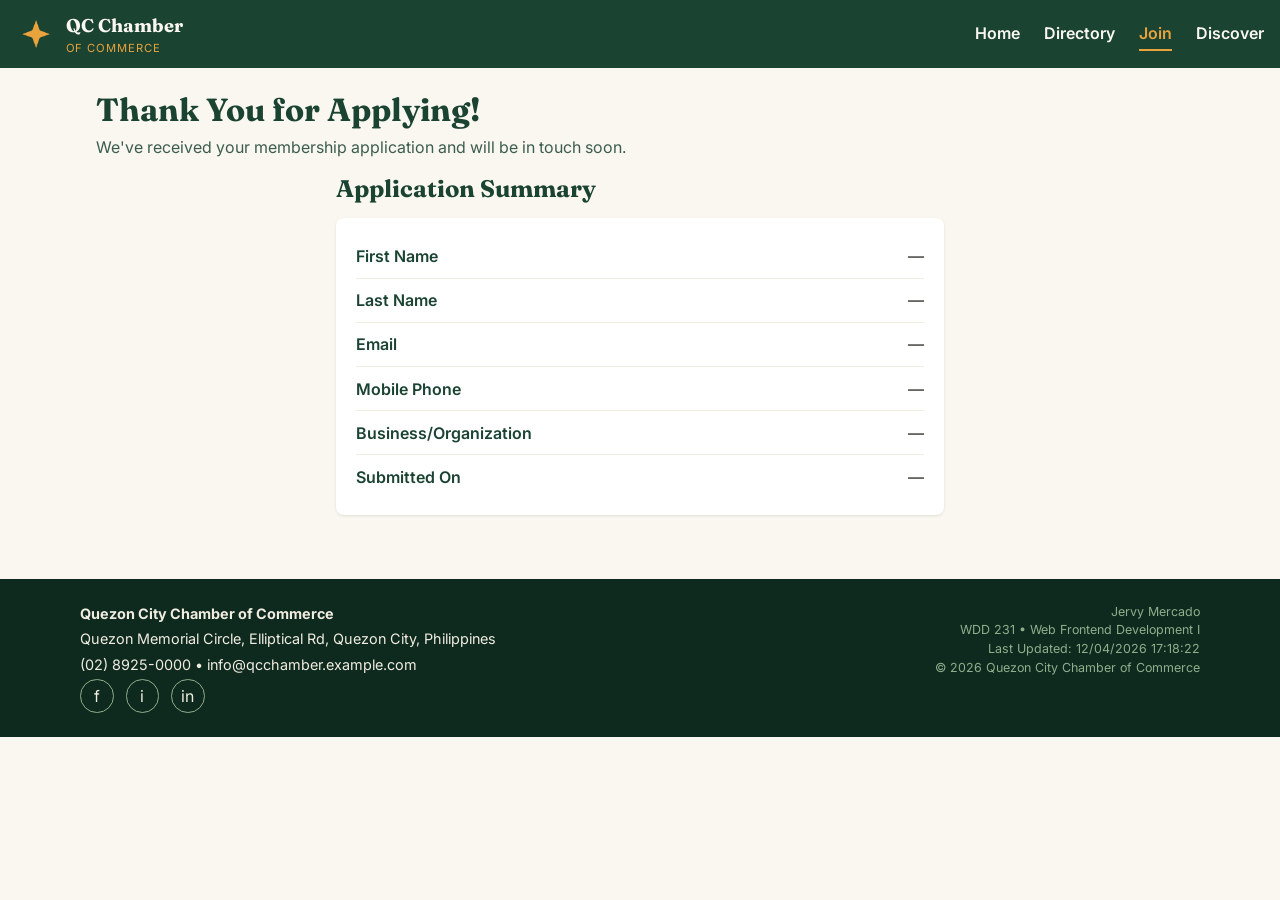
<file: chamber/thankyou.html>
<!DOCTYPE html>
<html lang="en">
<head>
  <meta charset="UTF-8">
  <meta name="viewport" content="width=device-width, initial-scale=1.0">

  <title>Thank You | Quezon City Chamber of Commerce</title>
  <meta name="description" content="Thank you for applying for membership with the Quezon City Chamber of Commerce.">
  <meta name="author" content="Jervy Mercado">

  <link rel="icon" type="image/png" href="images/favicon.png">

  <meta property="og:title" content="Thank You | Quezon City Chamber of Commerce">
  <meta property="og:description" content="Thank you for applying for membership with the Quezon City Chamber of Commerce.">
  <meta property="og:image" content="https://jervymercado.github.io/wdd231/chamber/images/og-chamber-directory.png">
  <meta property="og:url" content="https://jervymercado.github.io/wdd231/chamber/thankyou.html">
  <meta property="og:type" content="website">

  <link rel="preconnect" href="https://fonts.googleapis.com">
  <link rel="preconnect" href="https://fonts.gstatic.com" crossorigin>
  <link href="https://fonts.googleapis.com/css2?family=Fraunces:wght@600;700&family=Inter:wght@400;600&display=swap" rel="stylesheet">

  <link rel="stylesheet" href="styles/normalize.css">
  <link rel="stylesheet" href="styles/small.css">
  <link rel="stylesheet" href="styles/larger.css">

  <script src="scripts/common.js" defer></script>
  <script src="scripts/thankyou.js" defer></script>
</head>
<body>

  <header class="site-header">
    <div class="header-flex">
      <div class="brand">
        <img src="images/favicon.png" alt="Quezon City Chamber of Commerce logo" width="40" height="40">
        <p class="brand-text">
          QC Chamber
          <span>of Commerce</span>
        </p>
      </div>

      <button id="navToggle" class="nav-toggle" aria-expanded="false" aria-controls="primaryNav" aria-label="Toggle navigation menu">
        &#9776;
      </button>

      <nav class="primary-nav" id="primaryNav">
        <ul>
          <li><a href="index.html">Home</a></li>
          <li><a href="directory.html">Directory</a></li>
          <li><a href="join.html" aria-current="page">Join</a></li>
          <li><a href="discover.html">Discover</a></li>
        </ul>
      </nav>
    </div>
  </header>

  <main>
    <section class="page-intro">
      <h1>Thank You for Applying!</h1>
      <p>We've received your membership application and will be in touch soon.</p>
    </section>

    <section class="thankyou-summary">
      <h2>Application Summary</h2>
      <dl id="summaryList">
        <div class="summary-row">
          <dt>First Name</dt>
          <dd id="sumFirstName"></dd>
        </div>
        <div class="summary-row">
          <dt>Last Name</dt>
          <dd id="sumLastName"></dd>
        </div>
        <div class="summary-row">
          <dt>Email</dt>
          <dd id="sumEmail"></dd>
        </div>
        <div class="summary-row">
          <dt>Mobile Phone</dt>
          <dd id="sumPhone"></dd>
        </div>
        <div class="summary-row">
          <dt>Business/Organization</dt>
          <dd id="sumOrg"></dd>
        </div>
        <div class="summary-row">
          <dt>Submitted On</dt>
          <dd id="sumTimestamp"></dd>
        </div>
      </dl>
    </section>
  </main>

  <footer class="site-footer">
    <div class="footer-flex">
      <div class="footer-contact">
        <p><strong>Quezon City Chamber of Commerce</strong></p>
        <p>Quezon Memorial Circle, Elliptical Rd, Quezon City, Philippines</p>
        <p>(02) 8925-0000 &bull; info@qcchamber.example.com</p>
        <div class="footer-social">
          <a href="https://facebook.com" target="_blank" rel="noopener" aria-label="Facebook">f</a>
          <a href="https://instagram.com" target="_blank" rel="noopener" aria-label="Instagram">i</a>
          <a href="https://linkedin.com" target="_blank" rel="noopener" aria-label="LinkedIn">in</a>
        </div>
      </div>

      <div class="footer-meta">
        <p>Jervy Mercado</p>
        <p>WDD 231 &bull; Web Frontend Development I</p>
        <p id="lastModified"></p>
        <p>&copy; <span id="currentYear"></span> Quezon City Chamber of Commerce</p>
      </div>
    </div>
  </footer>

</body>
</html>
</file>
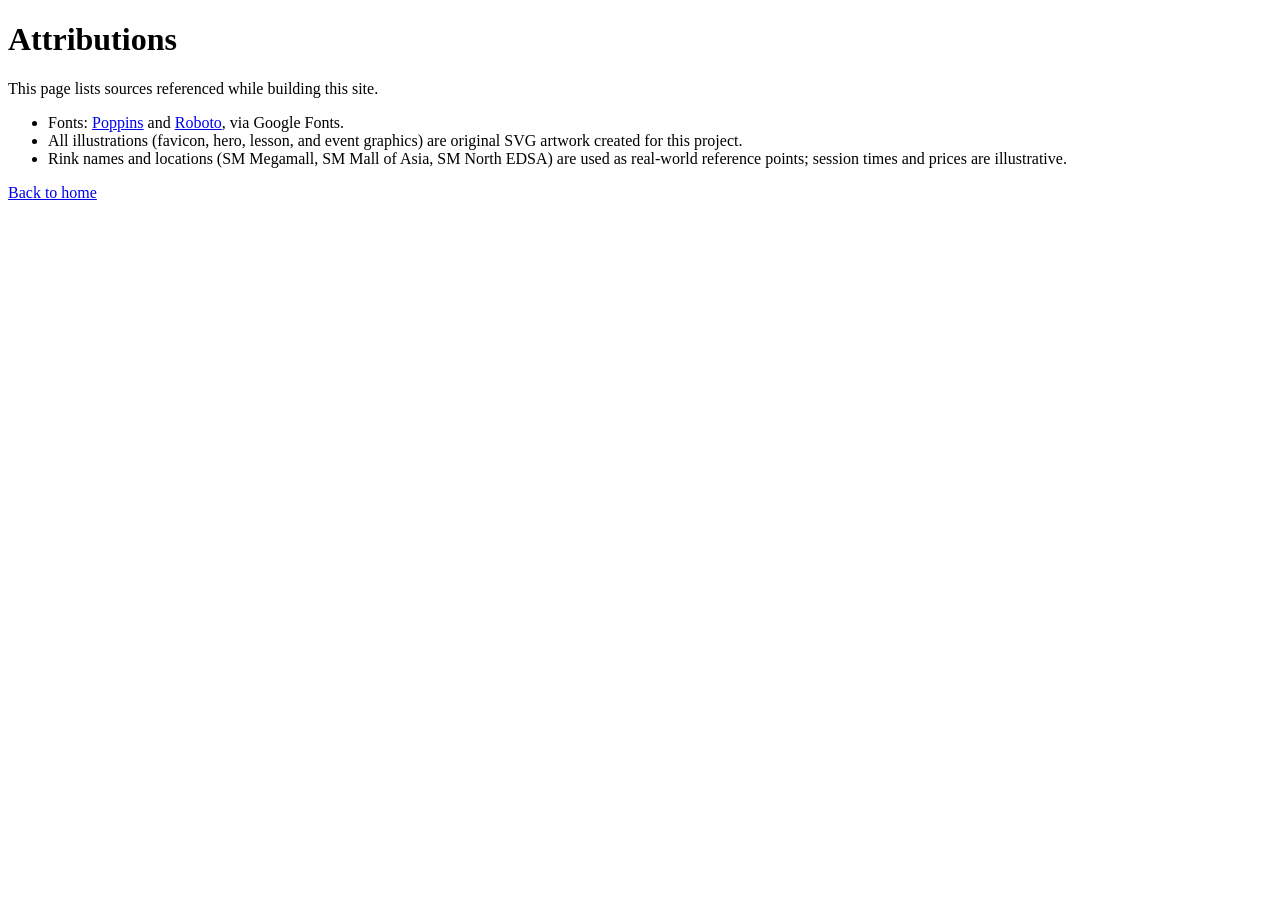
<file: final/attributions.html>
<!DOCTYPE html>
<html lang="en">
<head>
  <meta charset="UTF-8">
  <meta name="viewport" content="width=device-width, initial-scale=1.0">
  <title>Attributions — Metro Manila Ice Skating Community Hub</title>
  <meta name="author" content="Jervy Mercado">
</head>
<body>
  <h1>Attributions</h1>
  <p>This page lists sources referenced while building this site.</p>
  <ul>
    <li>Fonts: <a href="https://fonts.google.com/specimen/Poppins">Poppins</a> and <a href="https://fonts.google.com/specimen/Roboto">Roboto</a>, via Google Fonts.</li>
    <li>All illustrations (favicon, hero, lesson, and event graphics) are original SVG artwork created for this project.</li>
    <li>Rink names and locations (SM Megamall, SM Mall of Asia, SM North EDSA) are used as real-world reference points; session times and prices are illustrative.</li>
  </ul>
  <p><a href="index.html">Back to home</a></p>
</body>
</html>
</file>
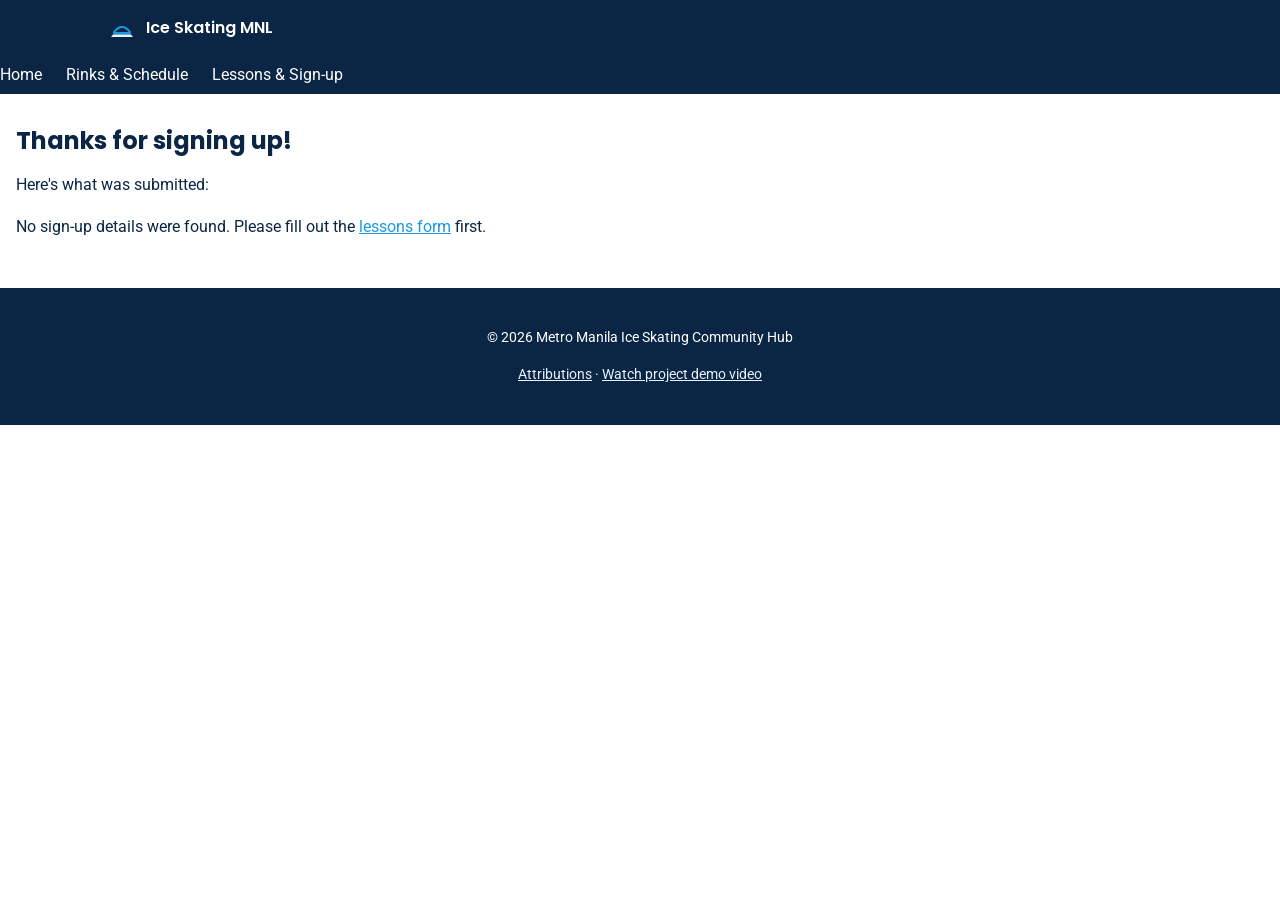
<file: final/form-action.html>
<!DOCTYPE html>
<html lang="en">
<head>
  <meta charset="UTF-8">
  <meta name="viewport" content="width=device-width, initial-scale=1.0">
  <title>Sign-up Received — Metro Manila Ice Skating Community Hub</title>
  <meta name="description" content="Confirmation page showing the details of your lesson sign-up.">
  <meta name="author" content="Jervy Mercado">
  <link rel="icon" href="images/favicon.svg" type="image/svg+xml">
  <link href="https://fonts.googleapis.com/css2?family=Poppins:wght@600;700&family=Roboto:wght@400;500&display=swap" rel="stylesheet">
  <link rel="stylesheet" href="css/styles.css">
</head>
<body>

  <header class="site-header">
    <div class="container nav-bar">
      <a href="index.html" class="brand">
        <img src="images/favicon.svg" alt="" width="32" height="32">
        Ice Skating MNL
      </a>
      <button id="nav-toggle" aria-expanded="false" aria-controls="primary-nav">☰ Menu</button>
    </div>
    <nav class="main-nav" id="primary-nav">
      <ul>
        <li><a href="index.html">Home</a></li>
        <li><a href="rinks.html">Rinks &amp; Schedule</a></li>
        <li><a href="lessons.html">Lessons &amp; Sign-up</a></li>
      </ul>
    </nav>
  </header>

  <main>
    <section>
      <h1>Thanks for signing up!</h1>
      <p>Here's what was submitted:</p>
      <div id="submission-output"></div>
    </section>
  </main>

  <footer class="site-footer">
    <p>&copy; 2026 Metro Manila Ice Skating Community Hub</p>
    <p><a href="attributions.html">Attributions</a> &middot; <a href="#" target="_blank" rel="noopener">Watch project demo video</a></p>
  </footer>

  <script type="module" src="js/form-action.js"></script>
</body>
</html>
</file>
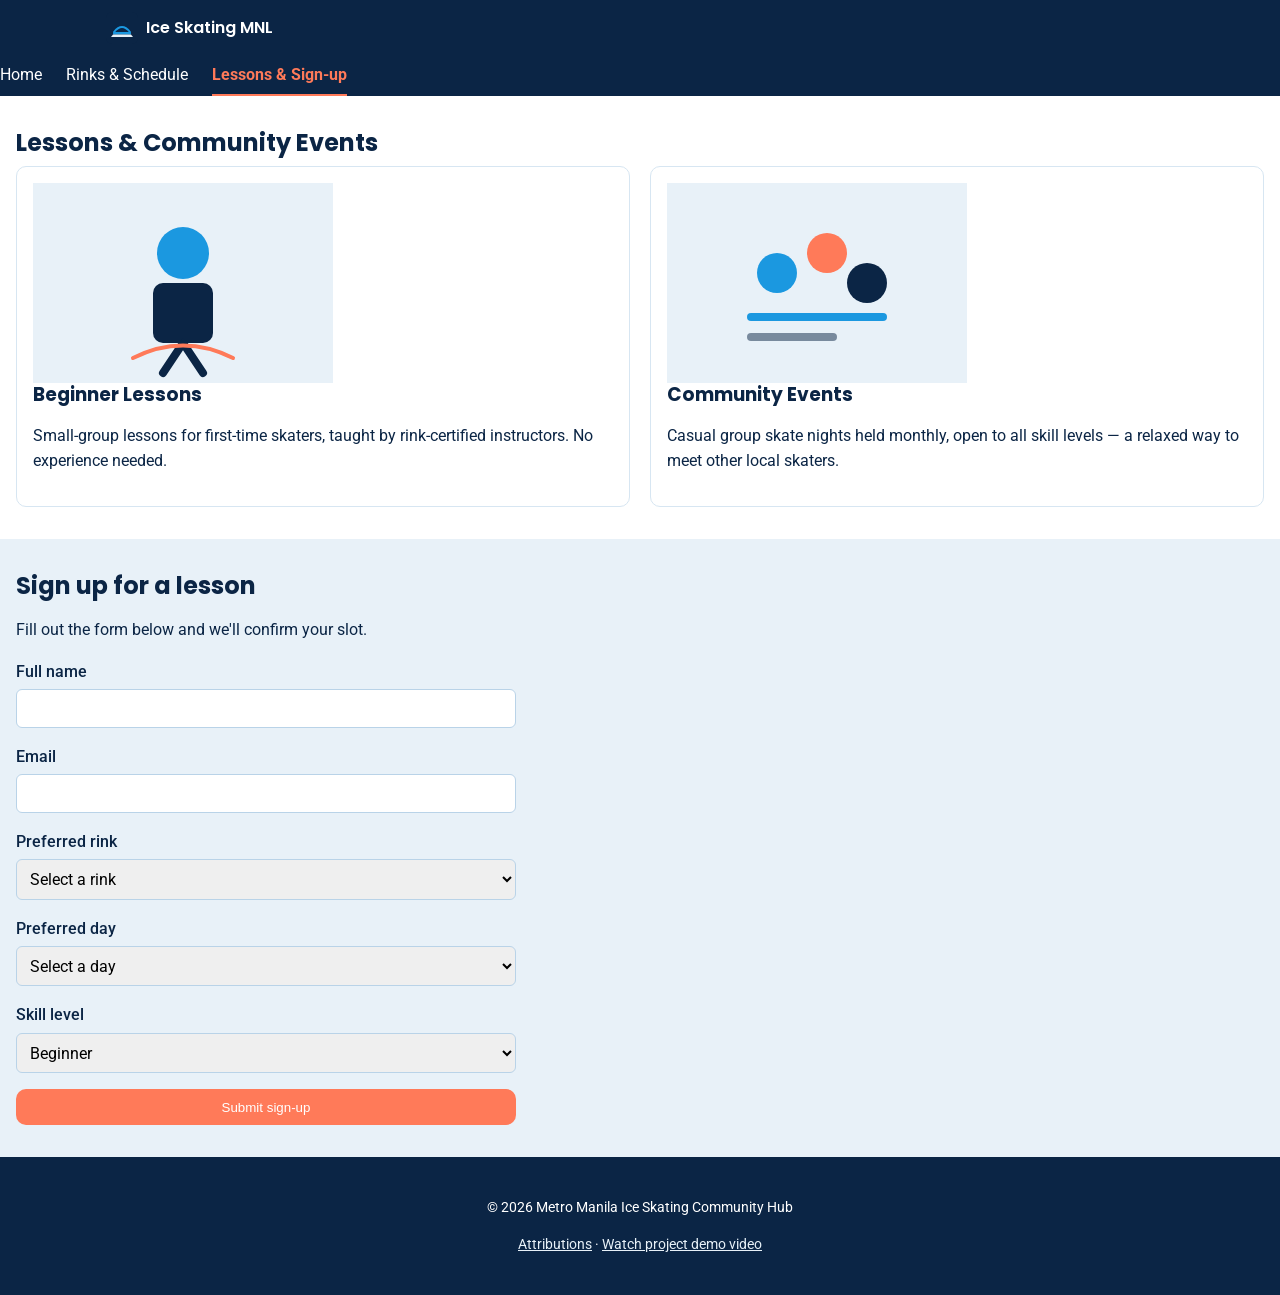
<file: final/lessons.html>
<!DOCTYPE html>
<html lang="en">
<head>
  <meta charset="UTF-8">
  <meta name="viewport" content="width=device-width, initial-scale=1.0">
  <title>Lessons &amp; Sign-up — Metro Manila Ice Skating Community Hub</title>
  <meta name="description" content="Sign up for beginner-friendly ice skating lessons and find community skating events in Metro Manila.">
  <meta name="author" content="Jervy Mercado">
  <meta property="og:title" content="Lessons & Sign-up — Metro Manila Ice Skating Hub">
  <meta property="og:description" content="Sign up for lessons and community skating events in Metro Manila.">
  <meta property="og:type" content="website">
  <link rel="icon" href="images/favicon.svg" type="image/svg+xml">
  <link href="https://fonts.googleapis.com/css2?family=Poppins:wght@600;700&family=Roboto:wght@400;500&display=swap" rel="stylesheet">
  <link rel="stylesheet" href="css/styles.css">
</head>
<body>

  <header class="site-header">
    <div class="container nav-bar">
      <a href="index.html" class="brand">
        <img src="images/favicon.svg" alt="" width="32" height="32">
        Ice Skating MNL
      </a>
      <button id="nav-toggle" aria-expanded="false" aria-controls="primary-nav">☰ Menu</button>
    </div>
    <nav class="main-nav" id="primary-nav">
      <ul>
        <li><a href="index.html">Home</a></li>
        <li><a href="rinks.html">Rinks &amp; Schedule</a></li>
        <li><a href="lessons.html">Lessons &amp; Sign-up</a></li>
      </ul>
    </nav>
  </header>

  <main>
    <section>
      <h1>Lessons &amp; Community Events</h1>
      <div class="card-grid cols-2">
        <div class="card">
          <img src="images/lessons.svg" alt="Illustration of a beginner skater with a helmet" width="300" height="200" loading="lazy">
          <h3>Beginner Lessons</h3>
          <p>Small-group lessons for first-time skaters, taught by rink-certified instructors. No experience needed.</p>
        </div>
        <div class="card">
          <img src="images/events.svg" alt="Illustration representing a group of community skaters" width="300" height="200" loading="lazy">
          <h3>Community Events</h3>
          <p>Casual group skate nights held monthly, open to all skill levels — a relaxed way to meet other local skaters.</p>
        </div>
      </div>
    </section>

    <section class="section-alt">
      <h2>Sign up for a lesson</h2>
      <p>Fill out the form below and we'll confirm your slot.</p>

      <form class="stack" action="form-action.html" method="get">
        <div>
          <label for="name">Full name</label>
          <input type="text" id="name" name="name" required>
        </div>
        <div>
          <label for="email">Email</label>
          <input type="email" id="email" name="email" required>
        </div>
        <div>
          <label for="rink">Preferred rink</label>
          <select id="rink" name="rink" required>
            <option value="">Select a rink</option>
            <option value="Mega Ice Rink">Mega Ice Rink (SM Megamall)</option>
            <option value="MOA Ice Skating Rink">MOA Ice Skating Rink (SM Mall of Asia)</option>
            <option value="Skating Central">Skating Central (SM North EDSA)</option>
          </select>
        </div>
        <div>
          <label for="day">Preferred day</label>
          <select id="day" name="day" required>
            <option value="">Select a day</option>
            <option>Monday</option>
            <option>Tuesday</option>
            <option>Wednesday</option>
            <option>Thursday</option>
            <option>Friday</option>
            <option>Saturday</option>
            <option>Sunday</option>
          </select>
        </div>
        <div>
          <label for="level">Skill level</label>
          <select id="level" name="level" required>
            <option value="Beginner">Beginner</option>
            <option value="Intermediate">Intermediate</option>
            <option value="Advanced">Advanced</option>
          </select>
        </div>
        <button type="submit" class="btn">Submit sign-up</button>
      </form>
    </section>
  </main>

  <footer class="site-footer">
    <p>&copy; 2026 Metro Manila Ice Skating Community Hub</p>
    <p><a href="attributions.html">Attributions</a> &middot; <a href="#" target="_blank" rel="noopener">Watch project demo video</a></p>
  </footer>

  <script type="module" src="js/main.js"></script>
</body>
</html>
</file>
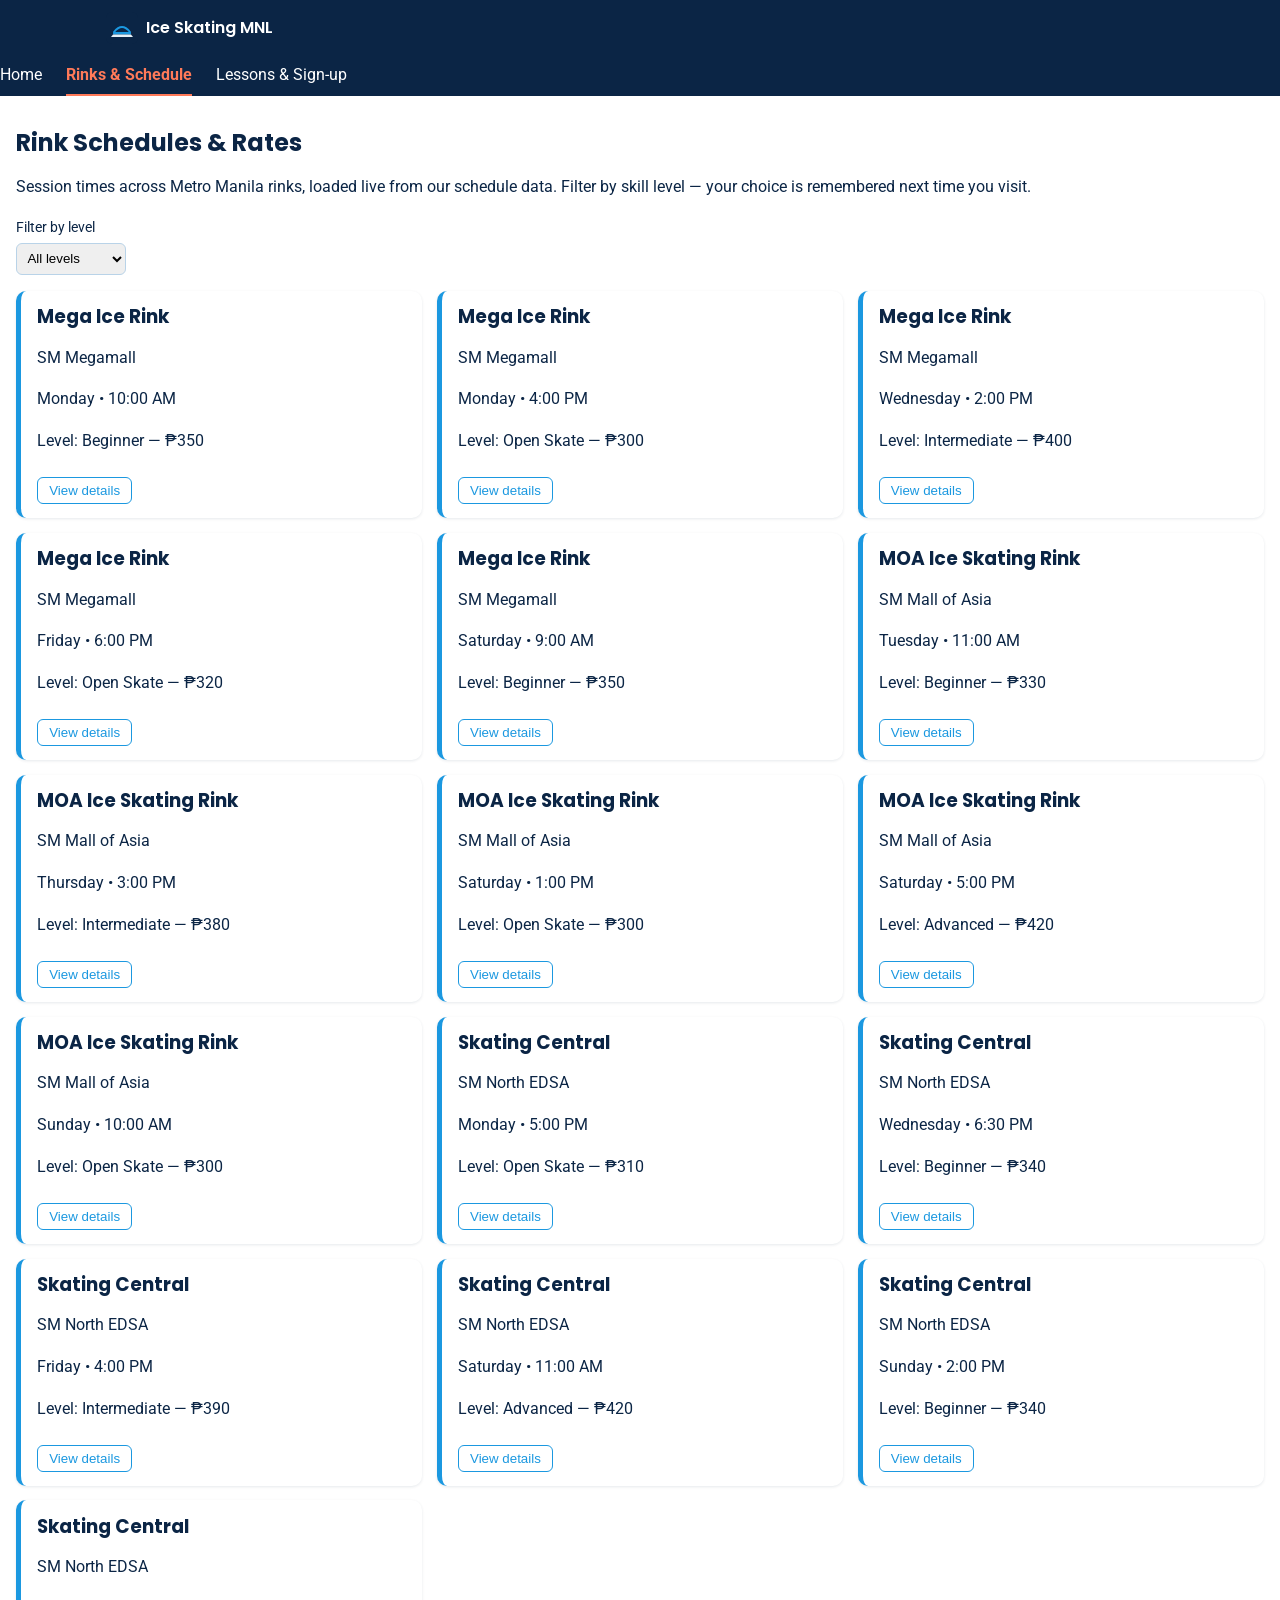
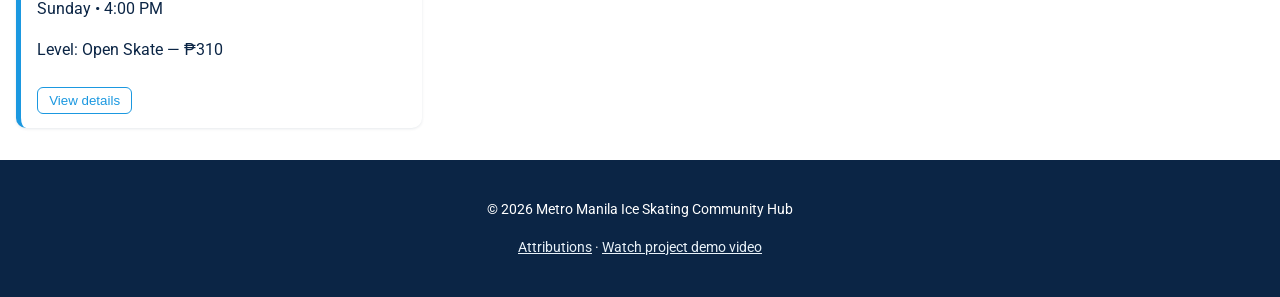
<file: final/rinks.html>
<!DOCTYPE html>
<html lang="en">
<head>
  <meta charset="UTF-8">
  <meta name="viewport" content="width=device-width, initial-scale=1.0">
  <title>Rink Schedules &amp; Rates — Metro Manila Ice Skating Community Hub</title>
  <meta name="description" content="Browse Metro Manila ice rink session times, skill levels, and prices, filterable by level.">
  <meta name="author" content="Jervy Mercado">
  <meta property="og:title" content="Rink Schedules & Rates — Metro Manila Ice Skating Hub">
  <meta property="og:description" content="Session times, skill levels, and prices for rinks across Metro Manila.">
  <meta property="og:type" content="website">
  <link rel="icon" href="images/favicon.svg" type="image/svg+xml">
  <link href="https://fonts.googleapis.com/css2?family=Poppins:wght@600;700&family=Roboto:wght@400;500&display=swap" rel="stylesheet">
  <link rel="stylesheet" href="css/styles.css">
</head>
<body>

  <header class="site-header">
    <div class="container nav-bar">
      <a href="index.html" class="brand">
        <img src="images/favicon.svg" alt="" width="32" height="32">
        Ice Skating MNL
      </a>
      <button id="nav-toggle" aria-expanded="false" aria-controls="primary-nav">☰ Menu</button>
    </div>
    <nav class="main-nav" id="primary-nav">
      <ul>
        <li><a href="index.html">Home</a></li>
        <li><a href="rinks.html">Rinks &amp; Schedule</a></li>
        <li><a href="lessons.html">Lessons &amp; Sign-up</a></li>
      </ul>
    </nav>
  </header>

  <main>
    <section>
      <h1>Rink Schedules &amp; Rates</h1>
      <p>Session times across Metro Manila rinks, loaded live from our schedule data. Filter by skill level — your choice is remembered next time you visit.</p>

      <div class="filters">
        <div>
          <label for="level-filter">Filter by level</label>
          <select id="level-filter">
            <option value="all">All levels</option>
          </select>
        </div>
      </div>

      <ul id="schedule-list" aria-live="polite">
        <li>Loading schedule…</li>
      </ul>
    </section>
  </main>

  <dialog id="details-dialog">
    <h3 id="dialog-title">Session details</h3>
    <div id="dialog-body"></div>
    <button type="button" id="dialog-close" class="btn btn-close">Close</button>
  </dialog>

  <footer class="site-footer">
    <p>&copy; 2026 Metro Manila Ice Skating Community Hub</p>
    <p><a href="attributions.html">Attributions</a> &middot; <a href="#" target="_blank" rel="noopener">Watch project demo video</a></p>
  </footer>

  <script type="module" src="js/rinks.js"></script>
</body>
</html>
</file>
<file: styles/small.css>
* {
    margin: 0;
    padding: 0;
    box-sizing: border-box;
}

body {
    font-family: "Roboto", sans-serif;
    background-color: #f4f4f4;
    color: #222;
    line-height: 1.6;
}

img {
    max-width: 100%;
    height: auto;
    display: block;
}

header {
    background-color: #1f4e79;
    color: white;
    padding: 1rem;
}

.logo-name {
    display: flex;
    align-items: center;
}

.logo {
    width: 50px;
    margin-right: 1rem;
}

.logo-name span {
    flex: 1;
    font-size: 1.3rem;
    font-weight: bold;
}

#menu {
    font-size: 2rem;
    background: none;
    border: none;
    color: white;
    cursor: pointer;
}

#menu:hover {
    opacity: .8;
}

nav {
    display: none;
    margin-top: 1rem;
}

nav.open {
    display: block;
}

nav ul {
    list-style: none;
}

nav li {
    margin-bottom: .5rem;
}

nav a {
    display: block;
    color: white;
    text-decoration: none;
    padding: .75rem;
    border-radius: 5px;
    transition: background-color .3s;
}

nav a:hover,
nav a.active {
    background-color: #163956;
}

main {
    padding: 1rem;
}

h1 {
    margin-bottom: 1rem;
}

.main-grid {
    display: grid;
    gap: 1rem;
}

.card {
    background: white;
    border-radius: 8px;
    padding: 1rem;
    box-shadow: 0 2px 6px rgba(0,0,0,.1);
}

.card h2 {
    color: #1f4e79;
    margin-bottom: .75rem;
}

.photo img {
    width: 100%;
    max-width: 280px;
    margin: auto;
    border-radius: 8px;
}

.buttons {
    display: flex;
    flex-wrap: wrap;
    gap: .5rem;
    margin-bottom: 1rem;
}

.buttons button {
    flex: 1;
    min-width: 120px;
    padding: .7rem;
    border: none;
    border-radius: 5px;
    background-color: #1f4e79;
    color: white;
    cursor: pointer;
    transition: background-color .3s;
}

.buttons button:hover {
    background-color: #163956;
}

#course-container {
    display: grid;
    gap: .75rem;
}

.course {
    background: #ececec;
    border-radius: 6px;
    padding: 1rem;
    text-align: center;
}

.course h3 {
    margin-bottom: .5rem;
    color: #1f4e79;
}

.completed {
    background-color: #cfeccf;
    border: 2px solid #2e7d32;
}

.credits {
    margin-top: 1rem;
    font-weight: bold;
}

footer {
    background-color: #1f4e79;
    color: white;
    text-align: center;
    padding: 1.5rem 1rem;
    margin-top: 2rem;
}

.socials {
    display: flex;
    justify-content: center;
    gap: 1rem;
    margin-bottom: 1rem;
}

.socials img {
    width: 32px;
    height: 32px;
    transition: transform .2s;
}

.socials img:hover {
    transform: scale(1.1);
}

footer p {
    margin: .5rem 0;
}
</file>
<file: styles/larger.css>
@media screen and (min-width: 768px) {

    #menu {
        display: none;
    }

    nav {
        display: block;
        margin-top: 0;
    }

    nav ul {
        display: flex;
        justify-content: flex-end;
        gap: 1rem;
    }

    nav li {
        margin: 0;
    }

    header {
        display: flex;
        justify-content: space-between;
        align-items: center;
    }

    .logo-name {
        display: flex;
        align-items: center;
        gap: 1rem;
    }

    .main-grid {
        display: grid;
        grid-template-columns: 2fr 1fr;
        gap: 1rem;
    }

    .courses {
        grid-column: 1 / 3;
    }

    #course-container {
        grid-template-columns: repeat(auto-fit, minmax(180px, 1fr));
    }

    footer {
        display: flex;
        justify-content: space-between;
        align-items: center;
        flex-wrap: wrap;
    }
}
</file>
<file: chamber/styles/small.css>
/* ==========================================================
   Quezon City Chamber of Commerce - base (mobile-first) styles
   Palette: forest green (civic parks) + amber/gold (broadcast &
   film district) - this pairing carries the site's whole identity.
   ========================================================== */

:root {
  --forest: #1b4332;
  --forest-dark: #12302270;
  --forest-deep: #0e2a1f;
  --amber: #e8a33d;
  --gold: #c9a227;
  --ivory: #faf7f0;
  --ivory-dim: #f1ece0;
  --ink: #22281f;
  --sage: #8fae8b;
  --white: #ffffff;

  --font-display: "Fraunces", Georgia, serif;
  --font-body: "Inter", "Segoe UI", sans-serif;

  --radius: 0.5rem;
  --gap: 1rem;
}

body {
  font-family: var(--font-body);
  background-color: var(--ivory);
  color: var(--ink);
}

h1, h2, h3 {
  font-family: var(--font-display);
  color: var(--forest);
  line-height: 1.15;
}

/* ---------- Header ---------- */

.site-header {
  background-color: var(--forest);
  color: var(--ivory);
  padding: 0.75rem 1rem;
}

.site-header .header-flex {
  display: flex;
  align-items: center;
  justify-content: space-between;
  gap: 0.75rem;
  flex-wrap: wrap;
}

.site-header .brand {
  display: flex;
  align-items: center;
  gap: 0.6rem;
}

.site-header .brand img {
  width: 2.5rem;
  height: 2.5rem;
  border-radius: 50%;
}

.site-header .brand-text {
  font-family: var(--font-display);
  font-size: 1.15rem;
  font-weight: 700;
  color: var(--ivory);
}

.site-header .brand-text span {
  display: block;
  font-family: var(--font-body);
  font-size: 0.7rem;
  font-weight: 400;
  letter-spacing: 0.08em;
  text-transform: uppercase;
  color: var(--amber);
}

/* Hamburger toggle (simple text glyph, swapped between \2630 / \2715 in JS) */
.nav-toggle {
  width: 2.25rem;
  height: 2.25rem;
  font-size: 1.4rem;
  line-height: 1;
  color: var(--ivory);
}

.primary-nav {
  flex-basis: 100%;
  display: none;
}

.primary-nav.is-open {
  display: block;
}

.primary-nav ul {
  display: flex;
  flex-direction: column;
  border-top: 1px solid var(--forest-dark);
  margin-top: 0.75rem;
}

.primary-nav a {
  display: block;
  padding: 0.75rem 0.25rem;
  font-weight: 600;
  border-bottom: 1px solid var(--forest-dark);
}

.primary-nav a[aria-current="page"] {
  color: var(--amber);
}

/* ---------- Main / hero strip ---------- */

.page-intro {
  padding: 1.5rem 1rem 1rem;
  max-width: 70rem;
  margin: 0 auto;
}

.page-intro h1 {
  font-size: 1.6rem;
  margin-bottom: 0.35rem;
}

.page-intro p {
  color: var(--forest);
  opacity: 0.85;
}

/* ---------- View toggle + controls ---------- */

.directory-controls {
  max-width: 70rem;
  margin: 0 auto;
  padding: 0 1rem 1rem;
  display: flex;
  align-items: center;
  justify-content: space-between;
  gap: 0.75rem;
}

.view-toggle {
  display: flex;
  border: 2px solid var(--forest);
  border-radius: var(--radius);
  overflow: hidden;
}

.view-toggle button {
  padding: 0.45rem 0.9rem;
  font-weight: 600;
  color: var(--forest);
  background-color: var(--white);
}

.view-toggle button.active {
  background-color: var(--forest);
  color: var(--ivory);
}

.member-count {
  font-size: 0.85rem;
  color: var(--forest);
  opacity: 0.8;
}

/* ---------- Member cards ---------- */

.directory-list {
  max-width: 70rem;
  margin: 0 auto;
  padding: 0 1rem 3rem;
  display: grid;
  grid-template-columns: 1fr;
  gap: var(--gap);
}

.member-card {
  background-color: var(--white);
  border-radius: var(--radius);
  padding: 1rem;
  box-shadow: 0 1px 3px rgba(27, 67, 50, 0.12);
  display: flex;
  flex-direction: column;
  gap: 0.6rem;
  border-top: 4px solid var(--sage);
}

.member-card[data-tier="2"] {
  border-top-color: var(--amber);
}

.member-card[data-tier="3"] {
  border-top-color: var(--gold);
}

.member-card .card-top {
  display: flex;
  align-items: center;
  gap: 0.75rem;
}

.member-card img {
  width: 3.5rem;
  height: 3.5rem;
  border-radius: 50%;
  flex-shrink: 0;
}

.member-card h2 {
  font-size: 1.05rem;
}

.member-tier {
  display: inline-block;
  font-size: 0.68rem;
  font-weight: 700;
  letter-spacing: 0.06em;
  text-transform: uppercase;
  padding: 0.15rem 0.5rem;
  border-radius: 999px;
  background-color: var(--ivory-dim);
  color: var(--forest);
  width: fit-content;
}

.member-card[data-tier="2"] .member-tier {
  background-color: #fbeacb;
  color: #7a5a10;
}

.member-card[data-tier="3"] .member-tier {
  background-color: #f6e9b8;
  color: #6b5310;
}

.member-card address {
  font-style: normal;
  font-size: 0.9rem;
}

.member-card .category {
  font-size: 0.85rem;
  color: var(--forest);
  font-weight: 600;
}

.member-card .description {
  font-size: 0.88rem;
  opacity: 0.85;
}

.member-card .card-actions {
  margin-top: auto;
  display: flex;
  gap: 0.5rem;
  flex-wrap: wrap;
}

.member-card .card-actions a {
  font-size: 0.85rem;
  font-weight: 600;
  padding: 0.4rem 0.7rem;
  border-radius: var(--radius);
  border: 1px solid var(--forest);
  color: var(--forest);
}

.member-card .card-actions a.visit {
  background-color: var(--forest);
  color: var(--ivory);
  border-color: var(--forest);
}

/* ---------- List view ---------- */

.directory-list.is-list .member-card {
  flex-direction: row;
  align-items: center;
  flex-wrap: wrap;
  border-top: none;
  border-left: 4px solid var(--sage);
}

.directory-list.is-list .member-card[data-tier="2"] { border-left-color: var(--amber); }
.directory-list.is-list .member-card[data-tier="3"] { border-left-color: var(--gold); }

.directory-list.is-list .member-card .card-top {
  flex: 1 1 14rem;
}

.directory-list.is-list .member-card img {
  display: none;
}

.directory-list.is-list .member-card .description {
  display: none;
}

/* ---------- Hero (home page) ---------- */

.hero {
  position: relative;
}

.hero-image {
  width: 100%;
  height: 55vh;
  min-height: 18rem;
  object-fit: cover;
}

.hero-overlay {
  position: absolute;
  inset: 0;
  display: flex;
  flex-direction: column;
  justify-content: center;
  align-items: flex-start;
  gap: 0.6rem;
  padding: 1.5rem;
  background: linear-gradient(180deg, rgba(14, 42, 31, 0.15) 0%, rgba(14, 42, 31, 0.75) 100%);
}

.hero-overlay h1 {
  color: var(--ivory);
  font-size: 1.6rem;
  max-width: 22rem;
}

.hero-overlay p {
  color: var(--ivory-dim);
  max-width: 22rem;
}

.cta-button {
  display: inline-block;
  margin-top: 0.4rem;
  padding: 0.65rem 1.3rem;
  background-color: var(--amber);
  color: var(--forest-deep);
  font-weight: 700;
  border-radius: var(--radius);
}

/* ---------- Sections shared layout (home page) ---------- */

.events, .weather, .spotlights {
  max-width: 70rem;
  margin: 0 auto;
  padding: 2rem 1rem;
}

.events h2, .weather h2, .spotlights h2 {
  margin-bottom: 1rem;
}

/* ---------- Events ---------- */

.events-list {
  display: flex;
  flex-direction: column;
  gap: 0.9rem;
}

.events-list li {
  display: flex;
  gap: 1rem;
  align-items: flex-start;
  background-color: var(--white);
  border-radius: var(--radius);
  padding: 0.9rem;
  box-shadow: 0 1px 3px rgba(27, 67, 50, 0.12);
}

.event-date {
  flex-shrink: 0;
  background-color: var(--forest);
  color: var(--ivory);
  font-weight: 700;
  font-size: 0.85rem;
  padding: 0.4rem 0.6rem;
  border-radius: var(--radius);
  min-width: 3.5rem;
  text-align: center;
}

.events-list h3 {
  font-size: 1rem;
}

.events-list p {
  font-size: 0.88rem;
  opacity: 0.85;
}

/* ---------- Weather ---------- */

.weather-current {
  display: flex;
  align-items: center;
  gap: 0.75rem;
  background-color: var(--white);
  border-radius: var(--radius);
  padding: 1rem;
  box-shadow: 0 1px 3px rgba(27, 67, 50, 0.12);
  margin-bottom: 1rem;
}

.current-temp {
  font-family: var(--font-display);
  font-size: 1.8rem;
  color: var(--forest);
}

.current-desc {
  text-transform: capitalize;
  color: var(--forest);
  opacity: 0.85;
}

.weather-forecast {
  display: grid;
  grid-template-columns: repeat(3, 1fr);
  gap: 0.75rem;
}

.forecast-day {
  background-color: var(--white);
  border-radius: var(--radius);
  padding: 0.75rem 0.5rem;
  text-align: center;
  box-shadow: 0 1px 3px rgba(27, 67, 50, 0.12);
}

.forecast-label {
  font-weight: 700;
  color: var(--forest);
  font-size: 0.85rem;
}

.forecast-temp {
  font-weight: 600;
}

/* ---------- Spotlights ---------- */

.spotlight-grid {
  display: grid;
  grid-template-columns: 1fr;
  gap: var(--gap);
}

.spotlight-card {
  background-color: var(--white);
  border-radius: var(--radius);
  padding: 1rem;
  box-shadow: 0 1px 3px rgba(27, 67, 50, 0.12);
  text-align: center;
  border-top: 4px solid var(--amber);
}

.spotlight-card[data-tier="3"] {
  border-top-color: var(--gold);
}

.spotlight-card img {
  margin: 0 auto 0.5rem;
  border-radius: 50%;
}

.spotlight-card address {
  font-style: normal;
  font-size: 0.85rem;
  margin: 0.4rem 0 0.7rem;
}

.spotlight-card .visit {
  display: inline-block;
  font-size: 0.85rem;
  font-weight: 600;
  padding: 0.4rem 0.8rem;
  border-radius: var(--radius);
  background-color: var(--forest);
  color: var(--ivory);
}

/* ---------- Join page: form + membership cards ---------- */

.join-layout {
  max-width: 70rem;
  margin: 0 auto;
  padding: 0 1rem 3rem;
  display: flex;
  flex-direction: column;
  gap: 1.5rem;
}

.join-form {
  background-color: var(--white);
  border-radius: var(--radius);
  padding: 1.25rem;
  box-shadow: 0 1px 3px rgba(27, 67, 50, 0.12);
  display: flex;
  flex-direction: column;
  gap: 1rem;
}

.join-form label {
  display: flex;
  flex-direction: column;
  gap: 0.35rem;
  font-weight: 600;
  color: var(--forest);
  font-size: 0.9rem;
}

.join-form input,
.join-form textarea {
  font-weight: 400;
  color: var(--ink);
  padding: 0.55rem 0.65rem;
  border: 1px solid var(--sage);
  border-radius: var(--radius);
  background-color: var(--ivory);
}

.join-form input:focus,
.join-form textarea:focus {
  outline: 2px solid var(--amber);
  outline-offset: 1px;
}

.membership-fieldset {
  border: 1px solid var(--sage);
  border-radius: var(--radius);
  padding: 0.75rem;
  display: flex;
  flex-direction: column;
  gap: 0.5rem;
}

.membership-fieldset legend {
  font-weight: 700;
  color: var(--forest);
  padding: 0 0.4rem;
}

.radio-label {
  flex-direction: row !important;
  align-items: center;
  gap: 0.5rem !important;
  font-weight: 400 !important;
}

.join-form button[type="submit"] {
  background-color: var(--forest);
  color: var(--ivory);
  font-weight: 700;
  padding: 0.75rem 1rem;
  border-radius: var(--radius);
  align-self: flex-start;
}

/* Membership cards with staggered entrance animation (not hover-triggered) */

.membership-cards {
  display: grid;
  grid-template-columns: 1fr;
  gap: 1rem;
}

.level-card {
  background-color: var(--white);
  border-radius: var(--radius);
  padding: 1.1rem;
  box-shadow: 0 1px 3px rgba(27, 67, 50, 0.12);
  border-top: 4px solid var(--sage);
  opacity: 0;
  transform: translateY(12px);
  animation: card-in 0.6s ease forwards;
}

.level-card[data-level="bronze"] { border-top-color: #b08d57; animation-delay: 0.1s; }
.level-card[data-level="silver"] { border-top-color: var(--amber); animation-delay: 0.2s; }
.level-card[data-level="gold"]   { border-top-color: var(--gold); animation-delay: 0.3s; }

@keyframes card-in {
  to {
    opacity: 1;
    transform: translateY(0);
  }
}

.level-price {
  font-weight: 700;
  color: var(--forest);
  margin: 0.25rem 0 0.5rem;
}

.modal-trigger {
  margin-top: 0.5rem;
  font-weight: 600;
  color: var(--forest);
  text-decoration: underline;
}

/* Native <dialog> modals */

.benefits-modal {
  border: none;
  border-radius: var(--radius);
  padding: 1.25rem;
  max-width: 26rem;
  width: 90%;
  box-shadow: 0 4px 18px rgba(14, 42, 31, 0.3);
}

.benefits-modal::backdrop {
  background-color: rgba(14, 42, 31, 0.55);
}

.benefits-modal ul {
  margin: 0.75rem 0 1rem;
  display: flex;
  flex-direction: column;
  gap: 0.4rem;
}

.benefits-modal li {
  padding-left: 1.1rem;
  position: relative;
  font-size: 0.92rem;
}

.benefits-modal li::before {
  content: "\2713";
  position: absolute;
  left: 0;
  color: var(--amber);
  font-weight: 700;
}

.modal-close {
  background-color: var(--forest);
  color: var(--ivory);
  font-weight: 600;
  padding: 0.45rem 0.9rem;
  border-radius: var(--radius);
}

/* ---------- Thank-you summary ---------- */

.thankyou-summary {
  max-width: 40rem;
  margin: 0 auto;
  padding: 0 1rem 3rem;
}

.thankyou-summary dl {
  background-color: var(--white);
  border-radius: var(--radius);
  padding: 1rem 1.25rem;
  box-shadow: 0 1px 3px rgba(27, 67, 50, 0.12);
}

.summary-row {
  display: flex;
  justify-content: space-between;
  gap: 1rem;
  padding: 0.6rem 0;
  border-bottom: 1px solid var(--ivory-dim);
}

.summary-row:last-child {
  border-bottom: none;
}

.summary-row dt {
  font-weight: 600;
  color: var(--forest);
}

.summary-row dd {
  text-align: right;
}

/* ---------- Discover page ---------- */

.visit-message {
  display: inline-block;
  margin-top: 0.5rem;
  padding: 0.4rem 0.8rem;
  background-color: var(--ivory-dim);
  color: var(--forest);
  font-weight: 600;
  font-size: 0.85rem;
  border-radius: var(--radius);
}

.discover-grid {
  max-width: 70rem;
  margin: 0 auto;
  padding: 0 1rem 3rem;
  display: grid;
  gap: var(--gap);
  grid-template-columns: 1fr;
  grid-template-areas:
    "a"
    "b"
    "c"
    "d"
    "e"
    "f"
    "g"
    "h";
}

.discover-grid .discover-card:nth-of-type(1) { grid-area: a; }
.discover-grid .discover-card:nth-of-type(2) { grid-area: b; }
.discover-grid .discover-card:nth-of-type(3) { grid-area: c; }
.discover-grid .discover-card:nth-of-type(4) { grid-area: d; }
.discover-grid .discover-card:nth-of-type(5) { grid-area: e; }
.discover-grid .discover-card:nth-of-type(6) { grid-area: f; }
.discover-grid .discover-card:nth-of-type(7) { grid-area: g; }
.discover-grid .discover-card:nth-of-type(8) { grid-area: h; }

.discover-card {
  background-color: var(--white);
  border-radius: var(--radius);
  padding: 0.9rem;
  box-shadow: 0 1px 3px rgba(27, 67, 50, 0.12);
  display: flex;
  flex-direction: column;
  gap: 0.5rem;
}

.discover-card figure {
  margin: 0;
  border-radius: var(--radius);
  overflow: hidden;
}

.discover-card img {
  width: 100%;
  height: auto;
  display: block;
}

.discover-card h2 {
  font-size: 1.05rem;
}

.discover-card address {
  font-style: normal;
  font-size: 0.85rem;
  color: var(--forest);
  font-weight: 600;
}

.discover-card p {
  font-size: 0.88rem;
  opacity: 0.85;
}

.discover-card button {
  margin-top: auto;
  align-self: flex-start;
  background-color: var(--forest);
  color: var(--ivory);
  font-weight: 600;
  padding: 0.45rem 0.9rem;
  border-radius: var(--radius);
}

/* ---------- Footer ---------- */

.site-footer {
  background-color: var(--forest-deep);
  color: var(--ivory-dim);
  padding: 1.5rem 1rem;
}

.footer-flex {
  max-width: 70rem;
  margin: 0 auto;
  display: flex;
  flex-direction: column;
  gap: 1rem;
}

.footer-contact p {
  font-size: 0.9rem;
  margin-bottom: 0.25rem;
}

.footer-social {
  display: flex;
  gap: 0.75rem;
}

.footer-social a {
  width: 2.1rem;
  height: 2.1rem;
  display: flex;
  align-items: center;
  justify-content: center;
  border: 1px solid var(--sage);
  border-radius: 50%;
}

.footer-meta {
  font-size: 0.78rem;
  color: var(--sage);
  border-top: 1px solid var(--forest-dark);
  padding-top: 0.75rem;
}

/* Visually-hidden helper for accessible labels */
.sr-only {
  position: absolute;
  width: 1px;
  height: 1px;
  padding: 0;
  margin: -1px;
  overflow: hidden;
  clip: rect(0, 0, 0, 0);
  white-space: nowrap;
  border: 0;
}

/* focus visibility */
a:focus-visible,
button:focus-visible {
  outline: 3px solid var(--amber);
  outline-offset: 2px;
}
</file>
<file: chamber/styles/larger.css>
/* ==========================================================
   Enhancements for wider viewports (tablet and up)
   ========================================================== */

@media (min-width: 40em) {
  .nav-toggle {
    display: none;
  }

  .primary-nav {
    display: block;
    flex-basis: auto;
  }

  .primary-nav ul {
    flex-direction: row;
    border-top: none;
    margin-top: 0;
    gap: 1.5rem;
  }

  .primary-nav a {
    padding: 0.25rem 0;
    border-bottom: none;
  }

  .primary-nav a[aria-current="page"] {
    border-bottom: 2px solid var(--amber);
  }

  .page-intro h1 {
    font-size: 2rem;
  }

  .directory-list {
    grid-template-columns: repeat(2, 1fr);
  }

  .footer-flex {
    flex-direction: row;
    justify-content: space-between;
    align-items: flex-start;
  }

  .footer-meta {
    border-top: none;
    padding-top: 0;
    text-align: right;
  }

  .hero-overlay h1 {
    font-size: 2.4rem;
    max-width: 32rem;
  }

  .hero-overlay p {
    font-size: 1.1rem;
    max-width: 32rem;
  }

  .spotlight-grid {
    grid-template-columns: repeat(3, 1fr);
  }

  .join-layout {
    flex-direction: row;
    align-items: flex-start;
  }

  .join-form {
    flex: 1 1 60%;
  }

  .membership-cards {
    flex: 1 1 40%;
    grid-template-columns: repeat(2, 1fr);
    align-self: stretch;
  }
}

@media (min-width: 60em) {
  .directory-list {
    grid-template-columns: repeat(3, 1fr);
  }

  .directory-list.is-list {
    grid-template-columns: 1fr;
  }
}

/* ---------- Discover page: medium viewport (641px - 1024px) ---------- */
@media (min-width: 40.0625em) {
  .discover-grid {
    grid-template-columns: repeat(2, 1fr);
    grid-template-areas:
      "a a"
      "b c"
      "d e"
      "f g"
      "h h";
  }
}

/* ---------- Discover page: large viewport (1025px and up) ---------- */
@media (min-width: 64.0625em) {
  .discover-grid {
    grid-template-columns: repeat(4, 1fr);
    grid-template-areas:
      "a a b c"
      "a a d e"
      "f g h h";
  }

  /* The featured card spans two rows - stretch its image to fill that height */
  .discover-grid .discover-card:nth-of-type(1) {
    display: grid;
    grid-template-rows: 1fr auto auto auto;
  }

  .discover-grid .discover-card:nth-of-type(1) figure {
    height: 100%;
    min-height: 0;
  }

  .discover-grid .discover-card:nth-of-type(1) img {
    height: 100%;
    object-fit: cover;
  }

  /* Hover effect on card images - large viewports only, per assignment */
  .discover-card figure {
    position: relative;
  }

  .discover-card img {
    transition: transform 0.3s ease, filter 0.3s ease;
  }

  .discover-card:hover img {
    transform: scale(1.08);
    filter: brightness(1.05);
  }
}
</file>
<file: final/css/styles.css>
:root {
  --ice: #1B98E0;
  --navy: #0B2545;
  --ice-light: #E8F1F8;
  --warm: #FF7A59;
  --white: #FFFFFF;
  --radius: 10px;
  --gap: 1.25rem;
}

* { box-sizing: border-box; }

html { scroll-behavior: smooth; }

body {
  margin: 0;
  font-family: 'Roboto', sans-serif;
  color: var(--navy);
  background-color: var(--white);
  line-height: 1.6;
}

h1, h2, h3 {
  font-family: 'Poppins', sans-serif;
  line-height: 1.25;
  margin: 0 0 0.5rem;
}

a { color: var(--ice); }
a:focus-visible, button:focus-visible, input:focus-visible, select:focus-visible {
  outline: 3px solid var(--warm);
  outline-offset: 2px;
}

img { max-width: 100%; height: auto; display: block; }

.container {
  max-width: 1100px;
  margin: 0 auto;
  padding: 0 1rem;
}

/* ===== Header / Nav ===== */
header.site-header {
  background-color: var(--navy);
  color: var(--white);
  position: sticky;
  top: 0;
  z-index: 10;
}

.nav-bar {
  display: flex;
  align-items: center;
  justify-content: space-between;
  padding: 0.75rem 1rem;
}

.brand {
  display: flex;
  align-items: center;
  gap: 0.5rem;
  color: var(--white);
  text-decoration: none;
  font-family: 'Poppins', sans-serif;
  font-weight: 600;
}

.brand img { width: 32px; height: 32px; }

#nav-toggle {
  background: none;
  border: 2px solid var(--white);
  border-radius: 6px;
  color: var(--white);
  font-size: 1.1rem;
  padding: 0.3rem 0.6rem;
  cursor: pointer;
}

nav.main-nav {
  display: none;
  flex-direction: column;
  background-color: var(--navy);
}

nav.main-nav.open { display: flex; }

nav.main-nav ul {
  list-style: none;
  margin: 0;
  padding: 0.5rem 1rem 1rem;
  display: flex;
  flex-direction: column;
  gap: 0.5rem;
}

nav.main-nav a {
  color: var(--white);
  text-decoration: none;
  display: block;
  padding: 0.4rem 0;
}

nav.main-nav a[aria-current="page"] {
  color: var(--warm);
  font-weight: 700;
  border-bottom: 2px solid var(--warm);
}

@media (min-width: 700px) {
  #nav-toggle { display: none; }

  nav.main-nav {
    display: flex;
    flex-direction: row;
    background: none;
  }

  nav.main-nav ul {
    flex-direction: row;
    gap: 1.5rem;
    padding: 0;
  }
}

/* ===== Hero ===== */
.hero {
  display: grid;
  gap: var(--gap);
  padding: 2rem 1rem;
  background-color: var(--navy);
  color: var(--white);
}

.hero h1 { color: var(--white); }

.hero .lede { max-width: 40ch; }

.btn {
  display: inline-block;
  background-color: var(--warm);
  color: var(--white);
  text-decoration: none;
  font-weight: 500;
  padding: 0.65rem 1.25rem;
  border-radius: var(--radius);
  border: none;
  cursor: pointer;
}

.btn:hover { opacity: 0.9; }

@media (min-width: 700px) {
  .hero {
    grid-template-columns: 1.1fr 1fr;
    align-items: center;
    padding: 3rem 2rem;
  }
}

/* ===== Sections / cards ===== */
main { display: block; }

section { padding: 2rem 1rem; }

.section-alt { background-color: var(--ice-light); }

.card-grid {
  display: grid;
  gap: var(--gap);
  grid-template-columns: 1fr;
}

@media (min-width: 700px) {
  .card-grid.cols-3 { grid-template-columns: repeat(3, 1fr); }
  .card-grid.cols-2 { grid-template-columns: repeat(2, 1fr); }
}

.card {
  background-color: var(--white);
  border: 1px solid #d7e6f2;
  border-radius: var(--radius);
  padding: 1rem;
}

.card h3 { color: var(--navy); }

/* ===== Schedule items ===== */
#schedule-list {
  display: grid;
  gap: 0.9rem;
  grid-template-columns: 1fr;
  list-style: none;
  margin: 1rem 0 0;
  padding: 0;
}

@media (min-width: 700px) {
  #schedule-list { grid-template-columns: repeat(2, 1fr); }
}
@media (min-width: 1000px) {
  #schedule-list { grid-template-columns: repeat(3, 1fr); }
}

.schedule-card {
  background: var(--white);
  border-left: 5px solid var(--ice);
  border-radius: var(--radius);
  padding: 0.9rem 1rem;
  box-shadow: 0 1px 3px rgba(11, 37, 69, 0.1);
}

.schedule-card button {
  margin-top: 0.5rem;
  background: none;
  border: 1px solid var(--ice);
  color: var(--ice);
  border-radius: 6px;
  padding: 0.3rem 0.7rem;
  cursor: pointer;
}

.filters {
  display: flex;
  flex-wrap: wrap;
  gap: 0.75rem;
  align-items: end;
  margin-top: 1rem;
}

.filters label { display: block; font-size: 0.9rem; margin-bottom: 0.25rem; }
.filters select {
  padding: 0.4rem;
  border-radius: 6px;
  border: 1px solid #b9d3e8;
}

/* ===== Form ===== */
form.stack {
  display: grid;
  gap: 1rem;
  max-width: 500px;
}

form.stack label { font-weight: 500; display: block; margin-bottom: 0.3rem; }
form.stack input, form.stack select {
  width: 100%;
  padding: 0.55rem;
  border-radius: 6px;
  border: 1px solid #b9d3e8;
  font-family: inherit;
  font-size: 1rem;
}

/* ===== Modal (dialog) ===== */
dialog {
  border: none;
  border-radius: var(--radius);
  padding: 1.5rem;
  max-width: 380px;
  width: 90%;
}

dialog::backdrop { background: rgba(11, 37, 69, 0.6); }

dialog h3 { color: var(--navy); }

dialog .btn-close {
  margin-top: 1rem;
  background: var(--navy);
}

/* ===== Footer ===== */
footer.site-footer {
  background-color: var(--navy);
  color: var(--white);
  padding: 1.5rem 1rem;
  text-align: center;
  font-size: 0.9rem;
}

footer.site-footer a { color: var(--ice-light); }
</file>
